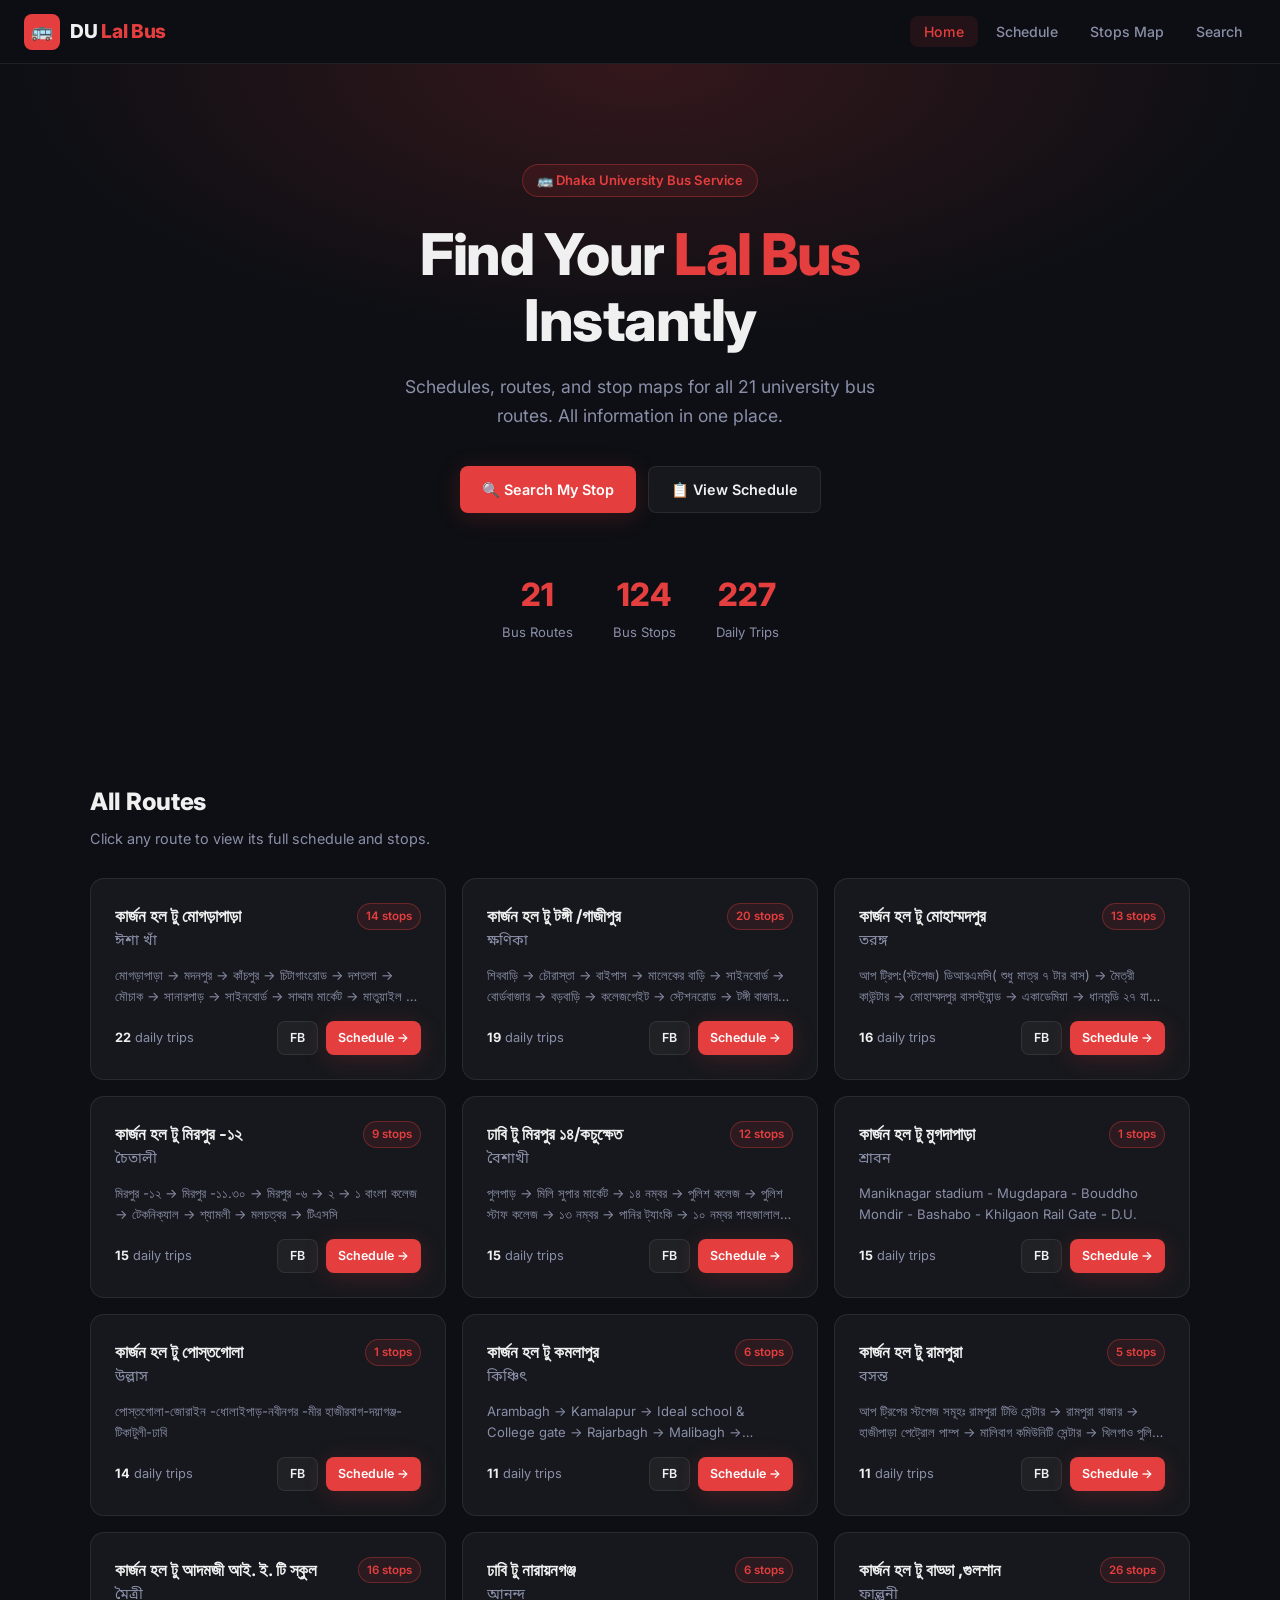
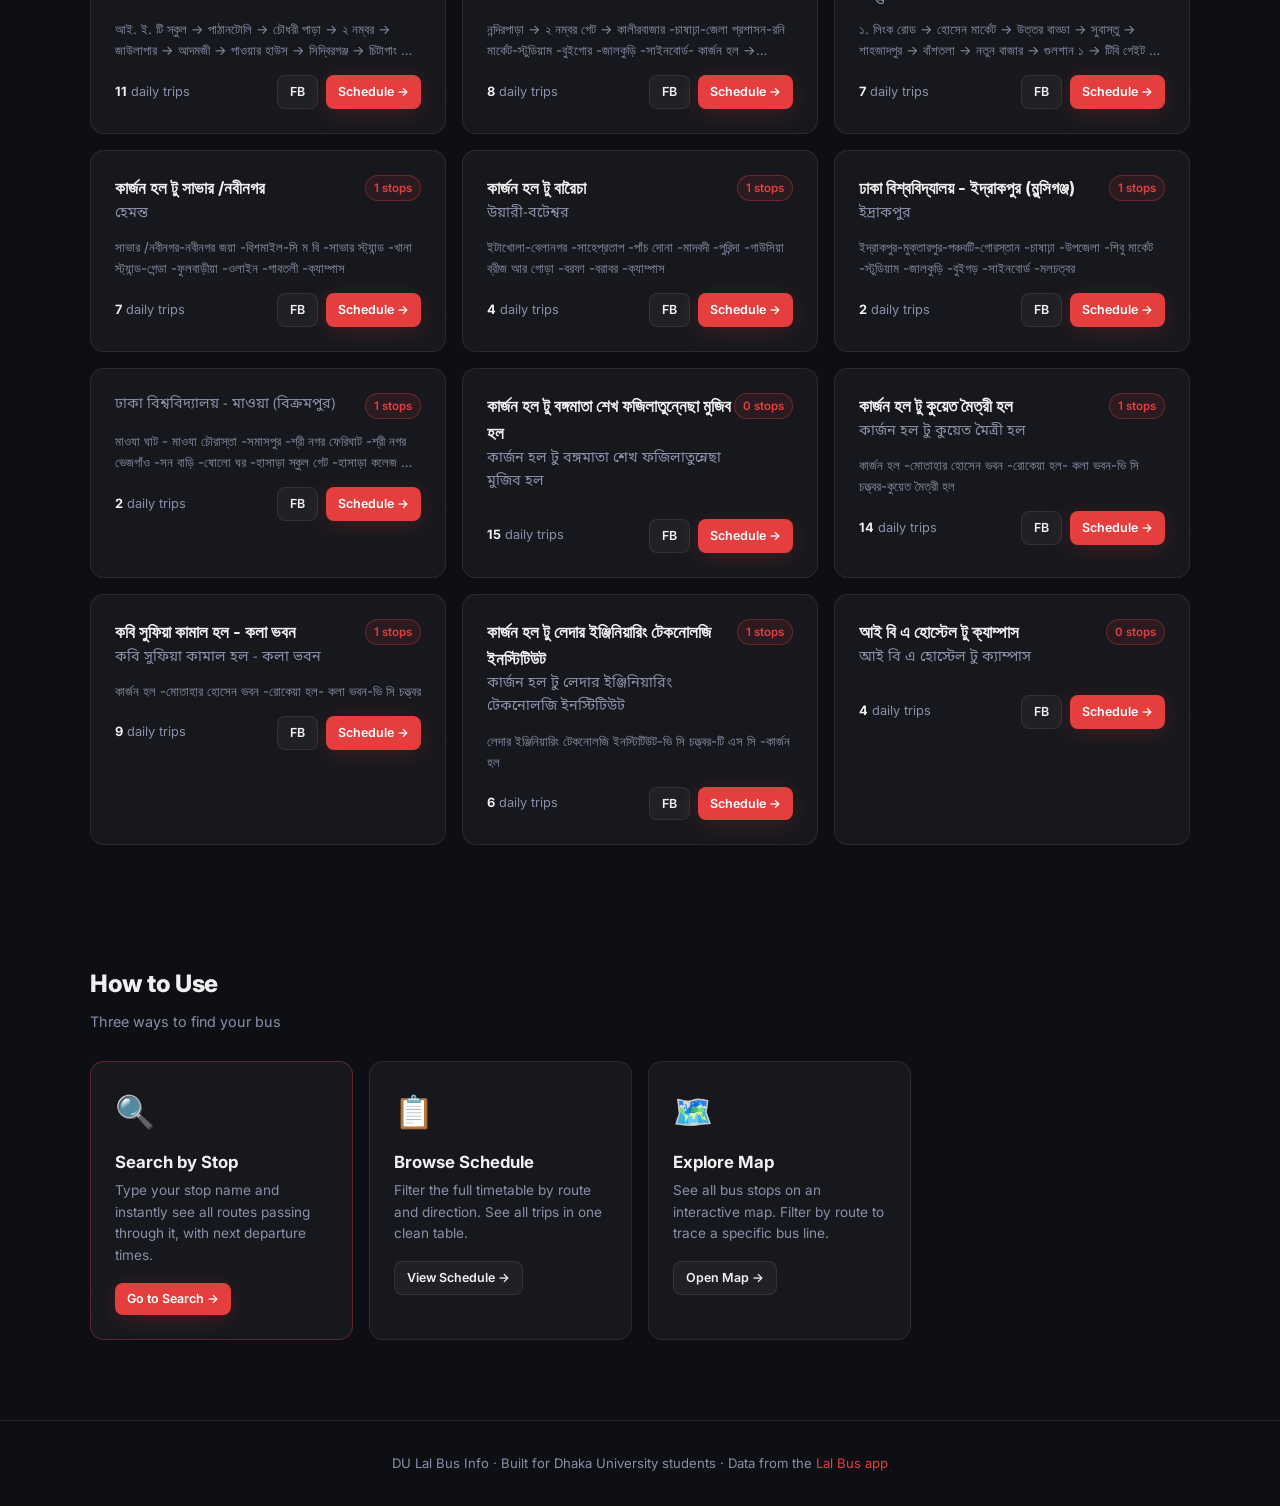
<file: index.html>
<!DOCTYPE html>
<html lang="en">
<head>
  <meta charset="UTF-8" />
  <meta name="viewport" content="width=device-width, initial-scale=1.0" />
  <title>DU Lal Bus — Dhaka University Bus Info</title>
  <meta name="description" content="Official bus schedules, routes, and stop information for Dhaka University's Lal Bus (Red Bus) service. Find your bus quickly." />
  <link rel="stylesheet" href="css/style.css" />
  <link rel="icon" href="data:image/svg+xml,<svg xmlns='http://www.w3.org/2000/svg' viewBox='0 0 100 100'><text y='.9em' font-size='90'>🚌</text></svg>" />
</head>
<body>

<!-- NAVBAR -->
<nav class="navbar">
  <a href="index.html" class="nav-brand">
    <div class="bus-icon">🚌</div>
    <div>DU <span>Lal Bus</span></div>
  </a>
  <ul class="nav-links">
    <li><a href="index.html">Home</a></li>
    <li><a href="schedule.html">Schedule</a></li>
    <li><a href="stops.html">Stops Map</a></li>
    <li><a href="search.html">Search</a></li>
  </ul>
  <button class="nav-mobile-btn" id="navMobileBtn">☰</button>
</nav>

<div class="page-wrap">

  <!-- HERO -->
  <section class="hero">
    <div class="hero-badge">🚌 Dhaka University Bus Service</div>
    <h1>Find Your <span>Lal Bus</span><br>Instantly</h1>
    <p>Schedules, routes, and stop maps for all 21 university bus routes. All information in one place.</p>
    <div class="hero-cta">
      <a href="search.html" class="btn btn-primary">🔍 Search My Stop</a>
      <a href="schedule.html" class="btn btn-ghost">📋 View Schedule</a>
    </div>
    <div class="hero-stats">
      <div class="stat-item">
        <div class="stat-num" id="statRoutes">21</div>
        <div class="stat-label">Bus Routes</div>
      </div>
      <div class="stat-item">
        <div class="stat-num" id="statStops">120+</div>
        <div class="stat-label">Bus Stops</div>
      </div>
      <div class="stat-item">
        <div class="stat-num" id="statTrips">227</div>
        <div class="stat-label">Daily Trips</div>
      </div>
    </div>
  </section>

  <!-- ROUTES SECTION -->
  <section class="section">
    <div class="container">
      <h2 class="section-title">All Routes</h2>
      <p class="section-sub">Click any route to view its full schedule and stops.</p>
      <div class="routes-grid" id="routesGrid"></div>
    </div>
  </section>

  <!-- HOW TO USE -->
  <section class="section" style="padding-bottom:80px">
    <div class="container">
      <h2 class="section-title">How to Use</h2>
      <p class="section-sub">Three ways to find your bus</p>
      <div style="display:grid;grid-template-columns:repeat(auto-fill,minmax(240px,1fr));gap:16px;margin-top:4px">
        <div class="card card-accent">
          <div style="font-size:2rem;margin-bottom:12px">🔍</div>
          <div class="card-title">Search by Stop</div>
          <div class="card-sub" style="margin-top:4px">Type your stop name and instantly see all routes passing through it, with next departure times.</div>
          <a href="search.html" class="btn btn-primary btn-sm" style="margin-top:16px;display:inline-flex">Go to Search →</a>
        </div>
        <div class="card">
          <div style="font-size:2rem;margin-bottom:12px">📋</div>
          <div class="card-title">Browse Schedule</div>
          <div class="card-sub" style="margin-top:4px">Filter the full timetable by route and direction. See all trips in one clean table.</div>
          <a href="schedule.html" class="btn btn-ghost btn-sm" style="margin-top:16px;display:inline-flex">View Schedule →</a>
        </div>
        <div class="card">
          <div style="font-size:2rem;margin-bottom:12px">🗺️</div>
          <div class="card-title">Explore Map</div>
          <div class="card-sub" style="margin-top:4px">See all bus stops on an interactive map. Filter by route to trace a specific bus line.</div>
          <a href="stops.html" class="btn btn-ghost btn-sm" style="margin-top:16px;display:inline-flex">Open Map →</a>
        </div>
      </div>
    </div>
  </section>

</div>

<!-- FOOTER -->
<footer class="footer">
  <p>DU Lal Bus Info · Built for Dhaka University students · Data from the <a href="https://github.com/MasadMoral/rtx_lulbus" target="_blank">Lal Bus app</a></p>
</footer>

<script src="data/routes.js"></script>
<script src="data/stops.js"></script>
<script src="js/app.js"></script>
<script>
document.addEventListener('DOMContentLoaded', () => {
  const grid = document.getElementById('routesGrid');
  let totalTrips = 0;

  DU_ROUTES.forEach(route => {
    totalTrips += route.schedule.length;
    const card = document.createElement('div');
    card.className = 'card route-card';
    card.innerHTML = `
      <div class="route-card-header">
        <div class="route-names">
          <div class="en">${route.nameEn}</div>
          <div class="bn">${route.nameBn}</div>
        </div>
        <span class="route-badge">${route.stops.length} stops</span>
      </div>
      <div class="route-stops-preview">
        ${route.stops.join(' → ')}
      </div>
      <div class="route-card-footer">
        <div class="route-trip-count">
          <strong>${route.schedule.length}</strong> daily trips
        </div>
        <div style="display:flex;gap:8px">
          <a href="${route.fbGroup}" target="_blank" rel="noopener"
             class="btn btn-ghost btn-sm" onclick="event.stopPropagation()">FB</a>
          <a href="schedule.html?route=${route.id}"
             class="btn btn-primary btn-sm">Schedule →</a>
        </div>
      </div>
    `;
    grid.appendChild(card);
  });

  const uniqueStops = new Set();
  DU_ROUTES.forEach(r => r.stops.forEach(s => uniqueStops.add(s)));
  
  document.getElementById('statTrips').textContent = totalTrips;
  document.getElementById('statStops').textContent = uniqueStops.size;
  document.getElementById('statRoutes').textContent = DU_ROUTES.length;
});
</script>
</body>
</html>
</file>
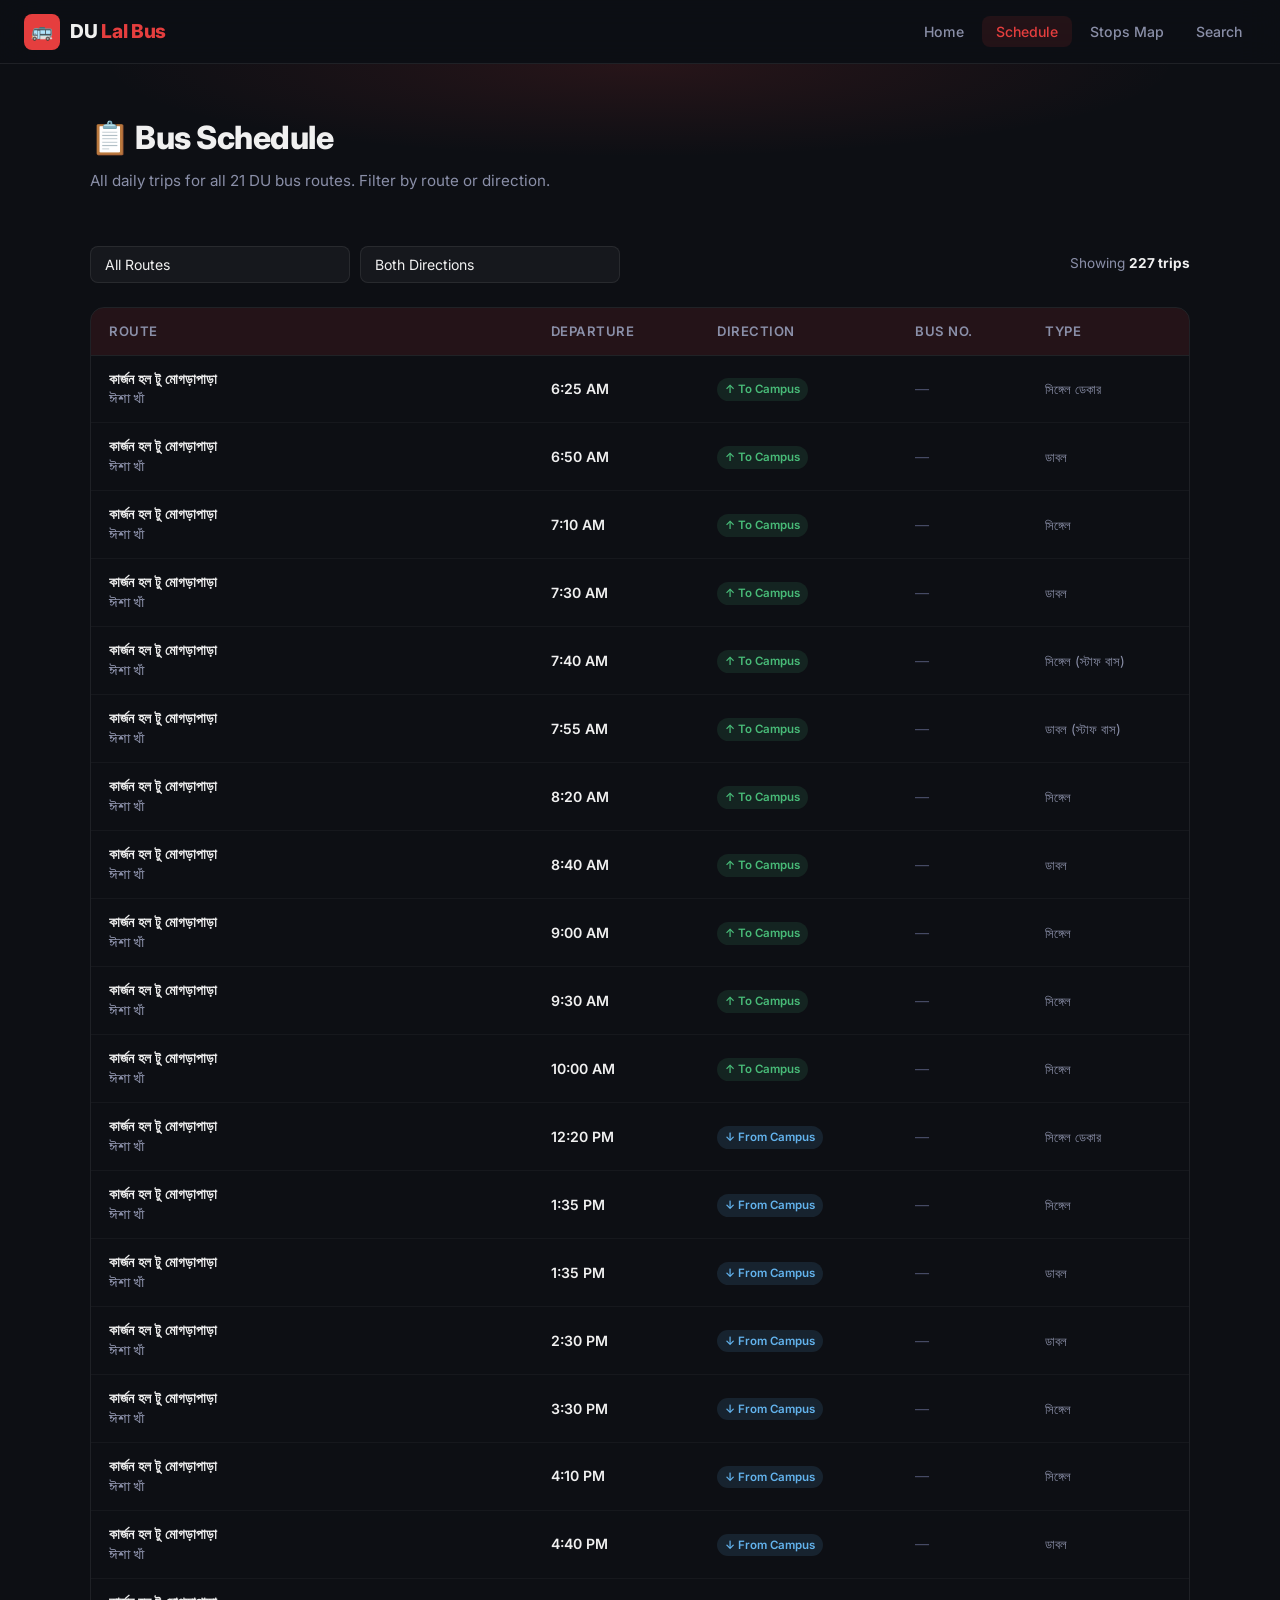
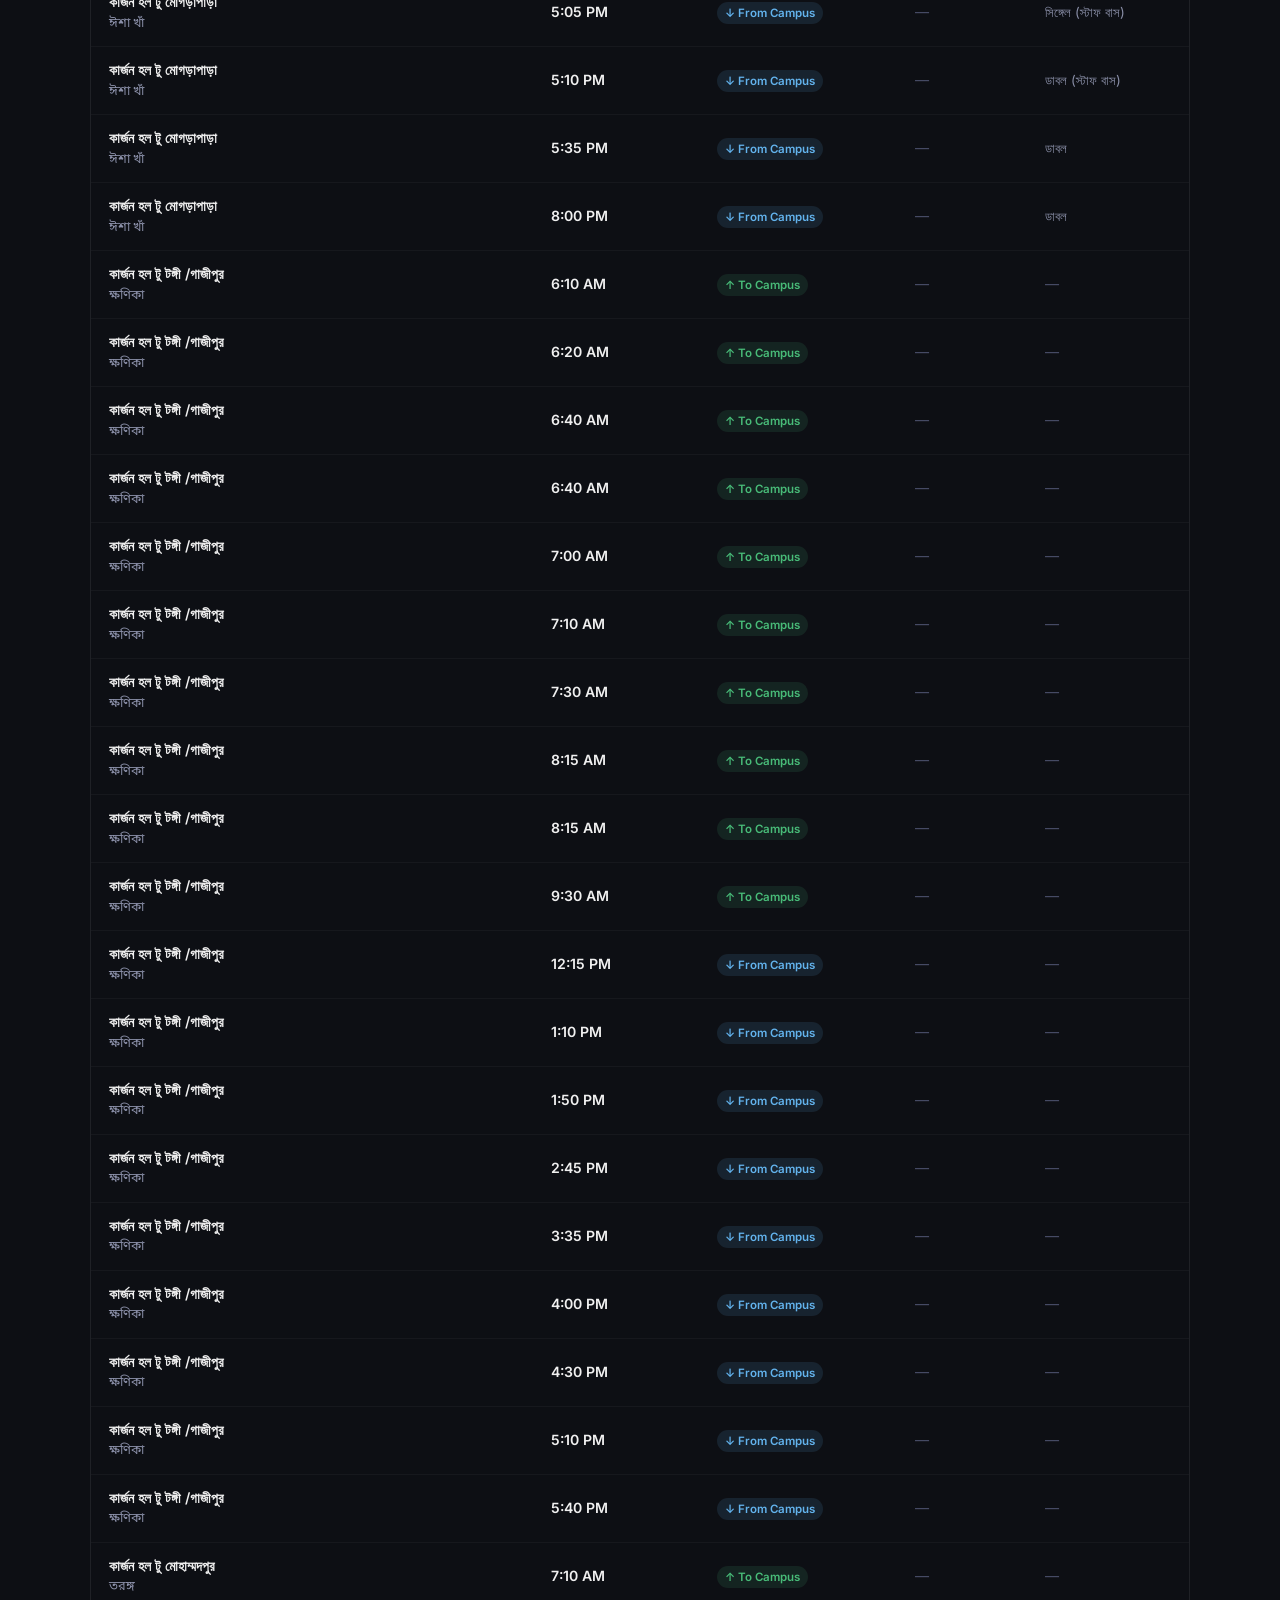
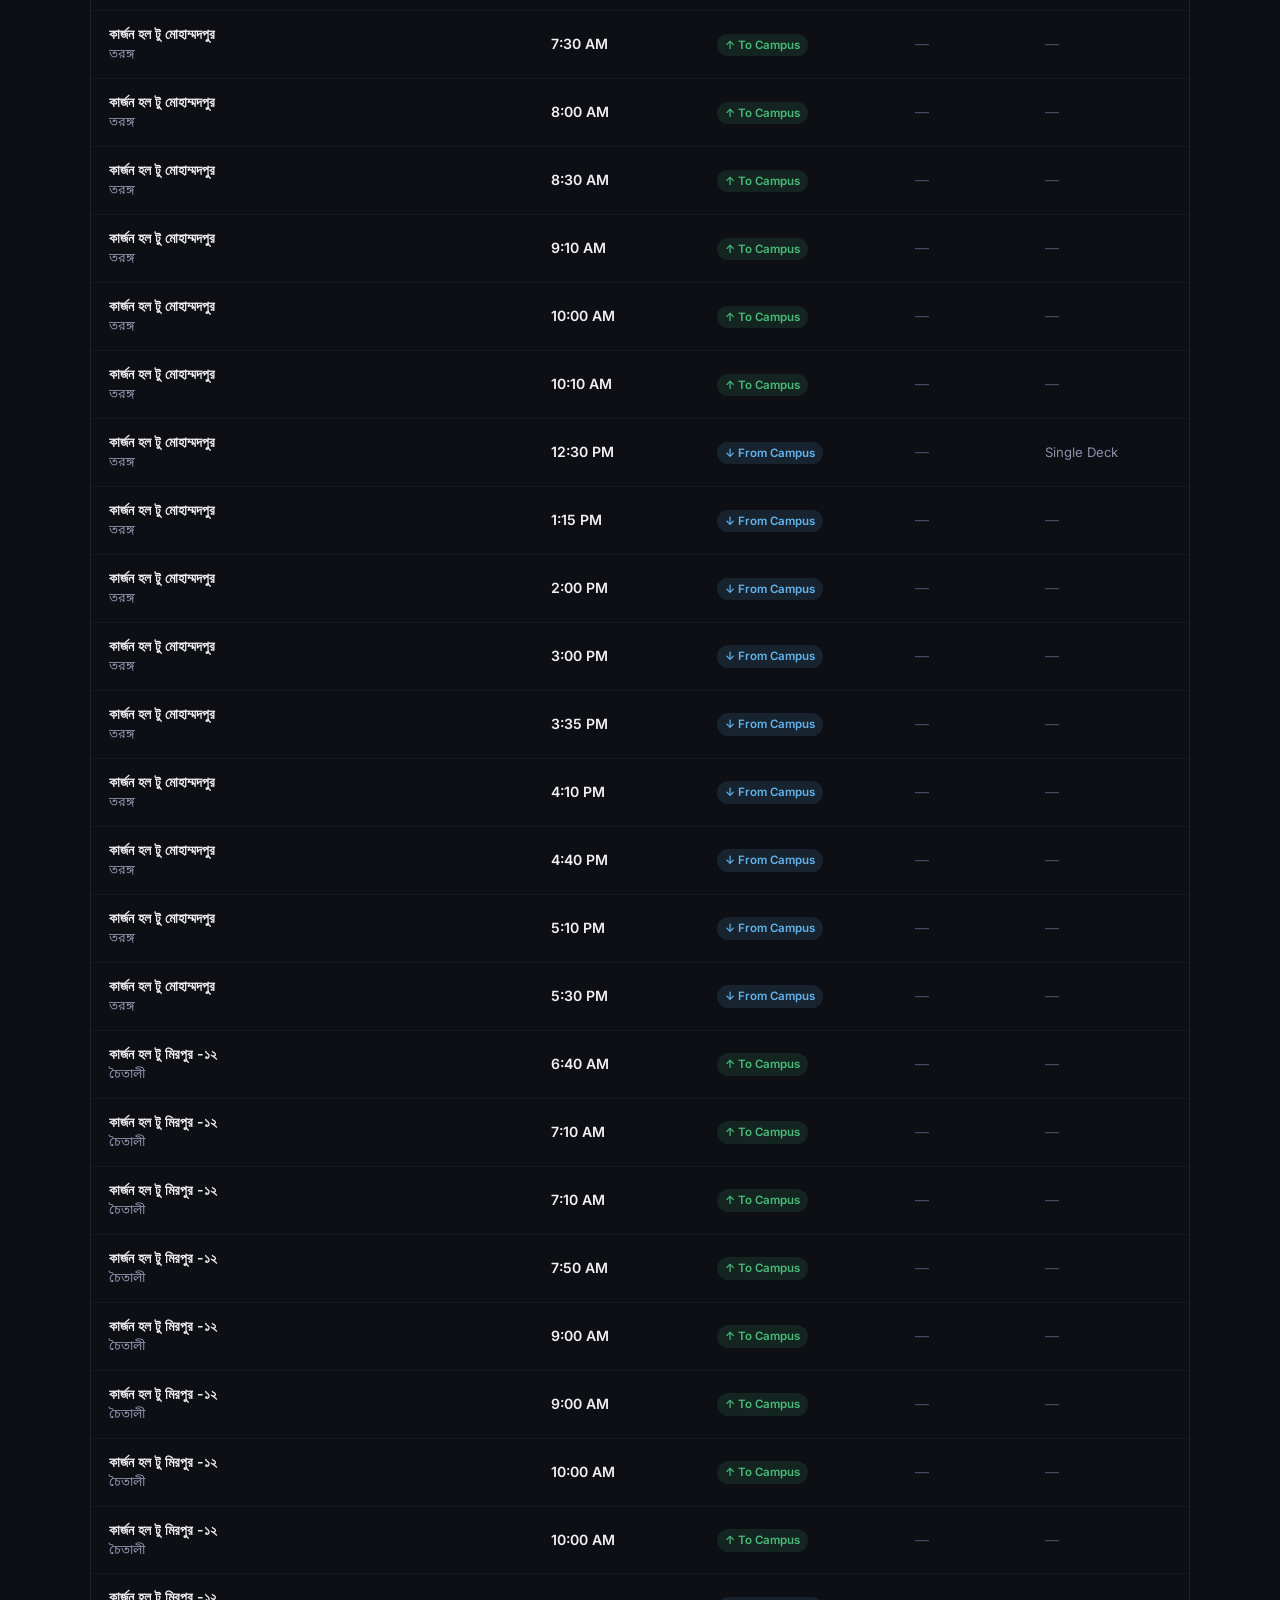
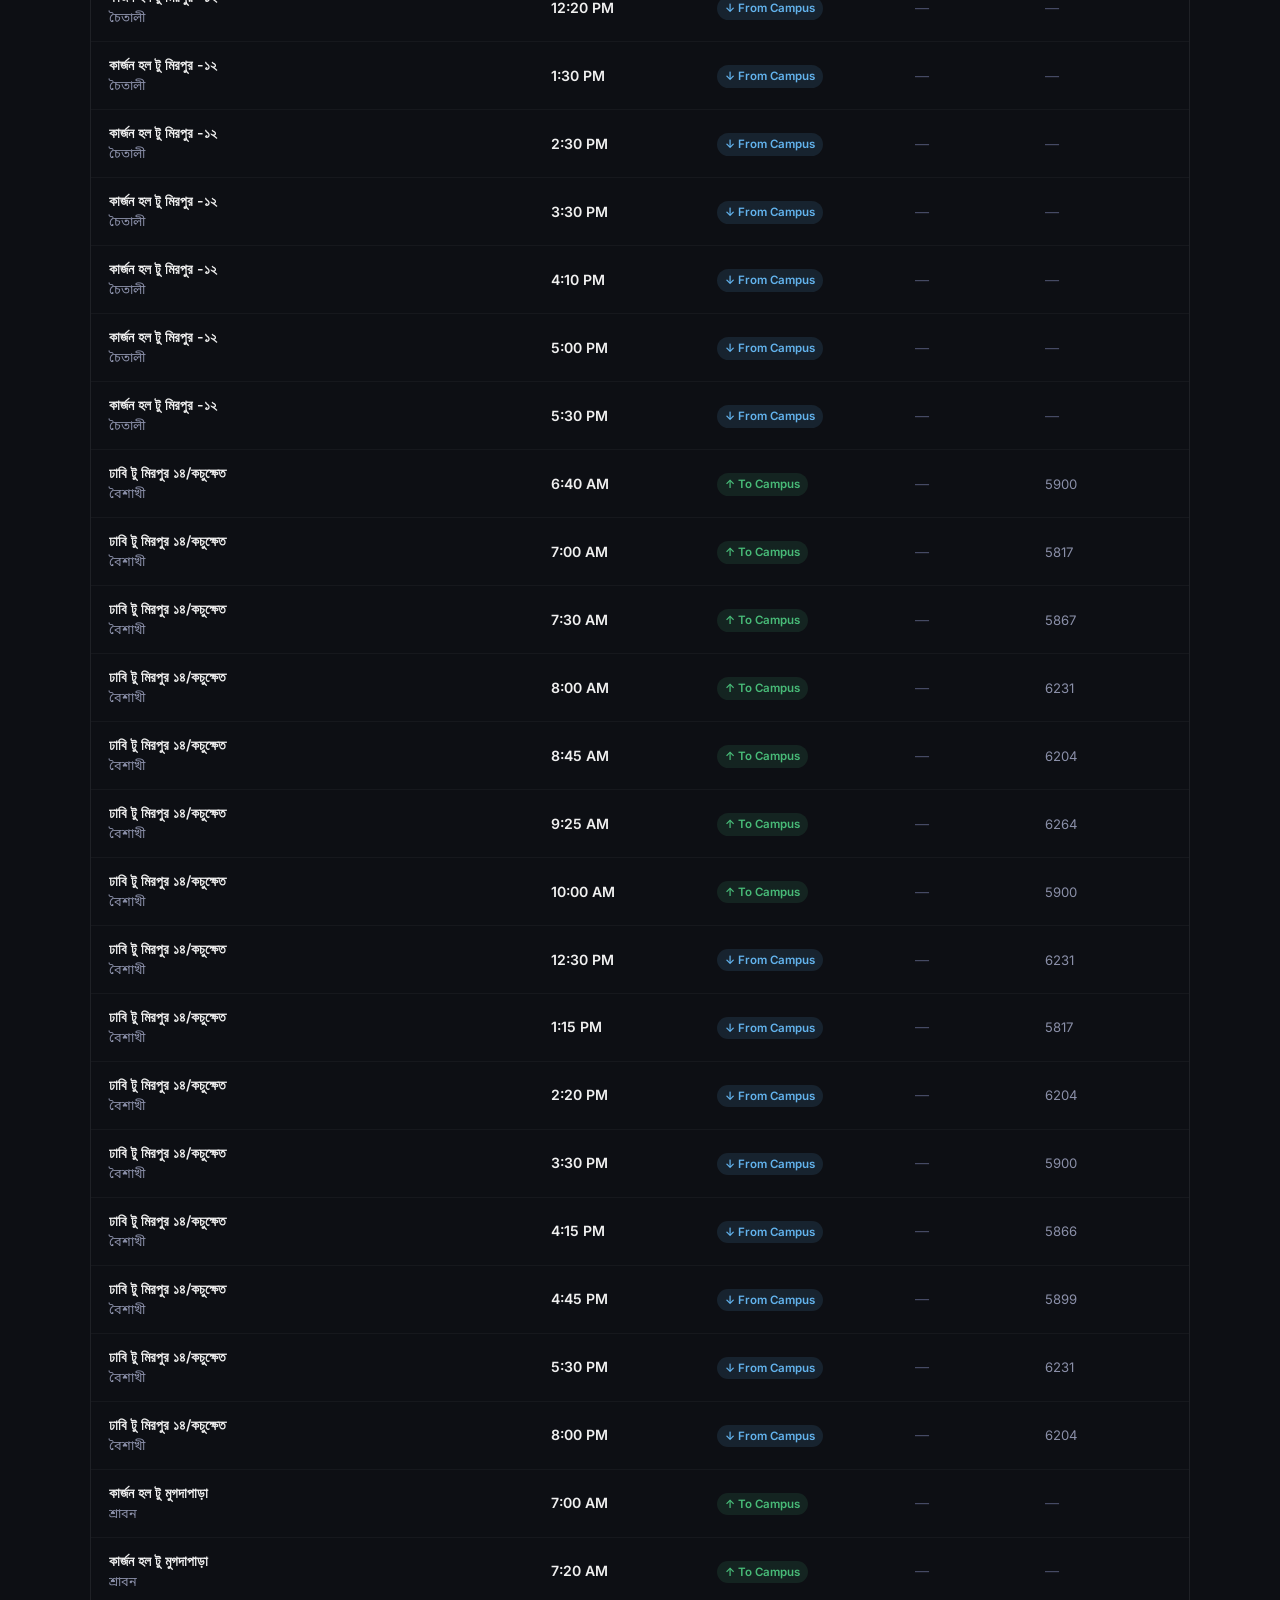
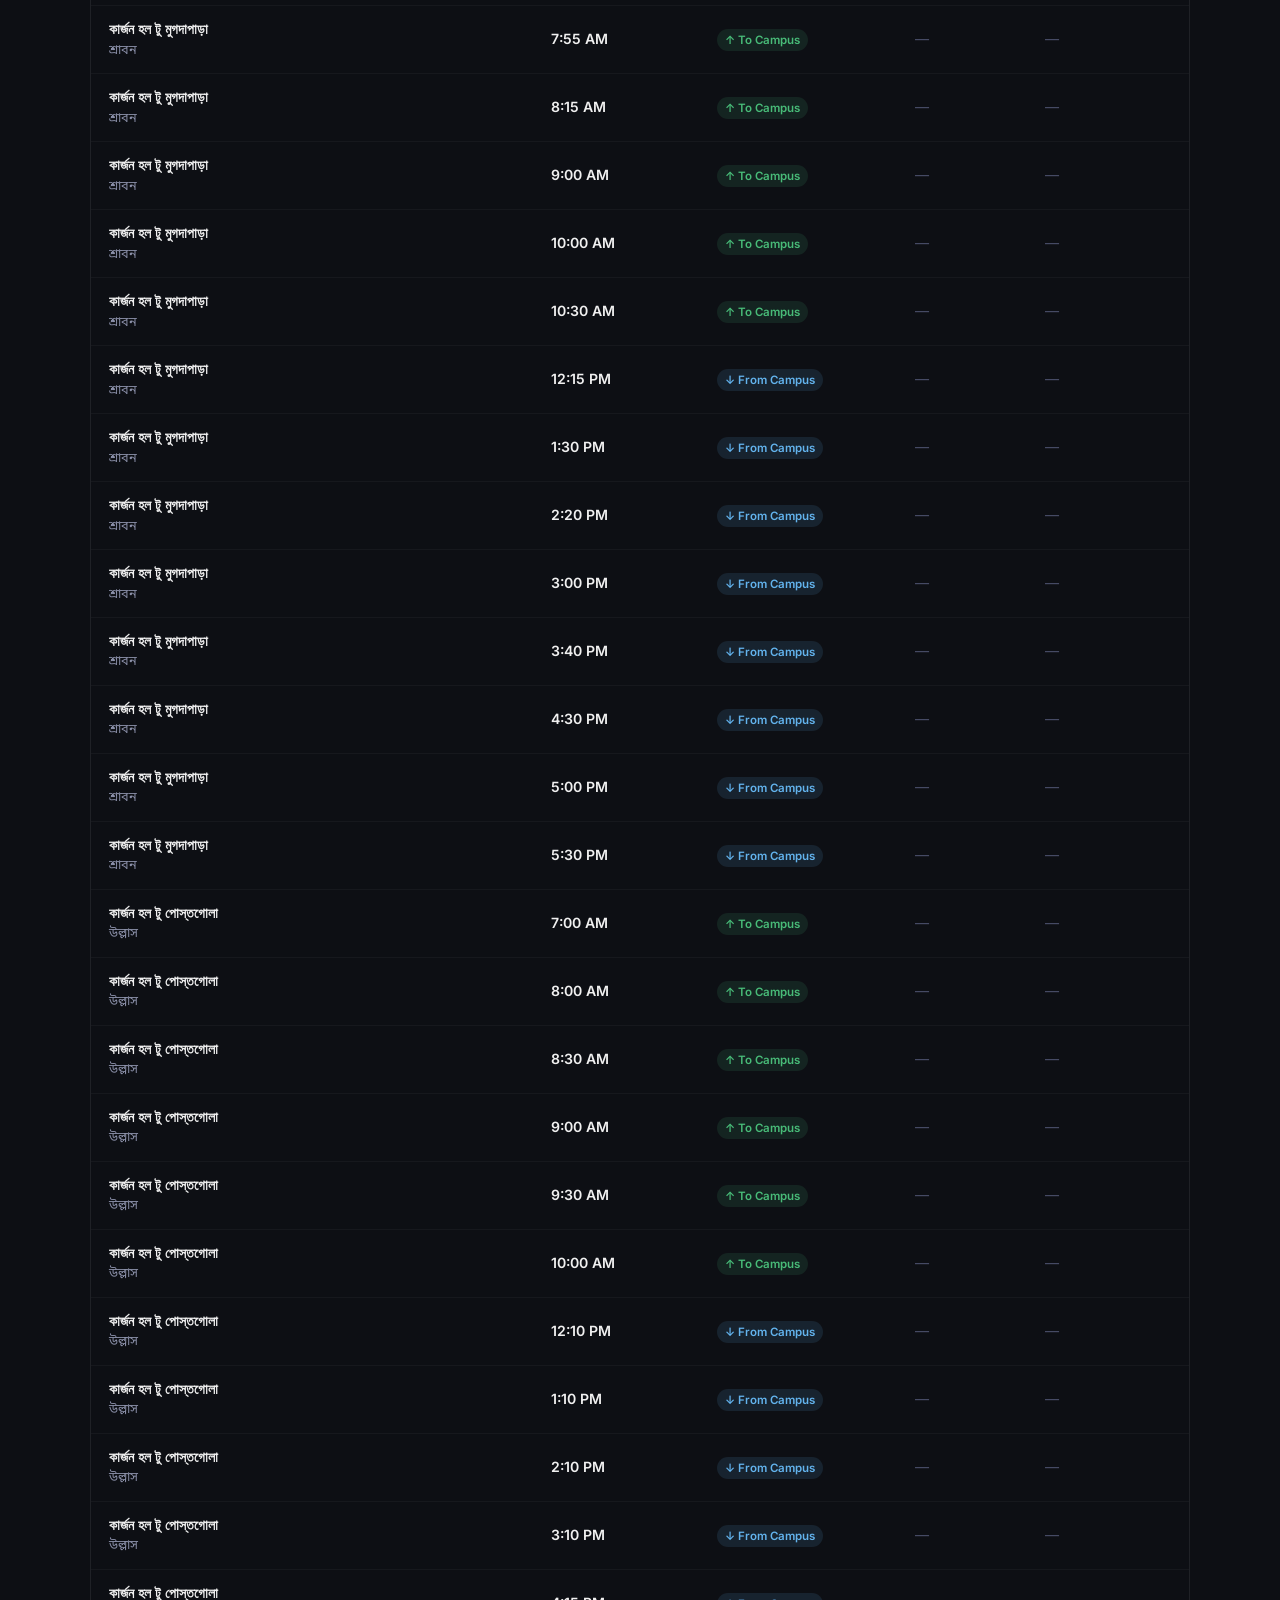
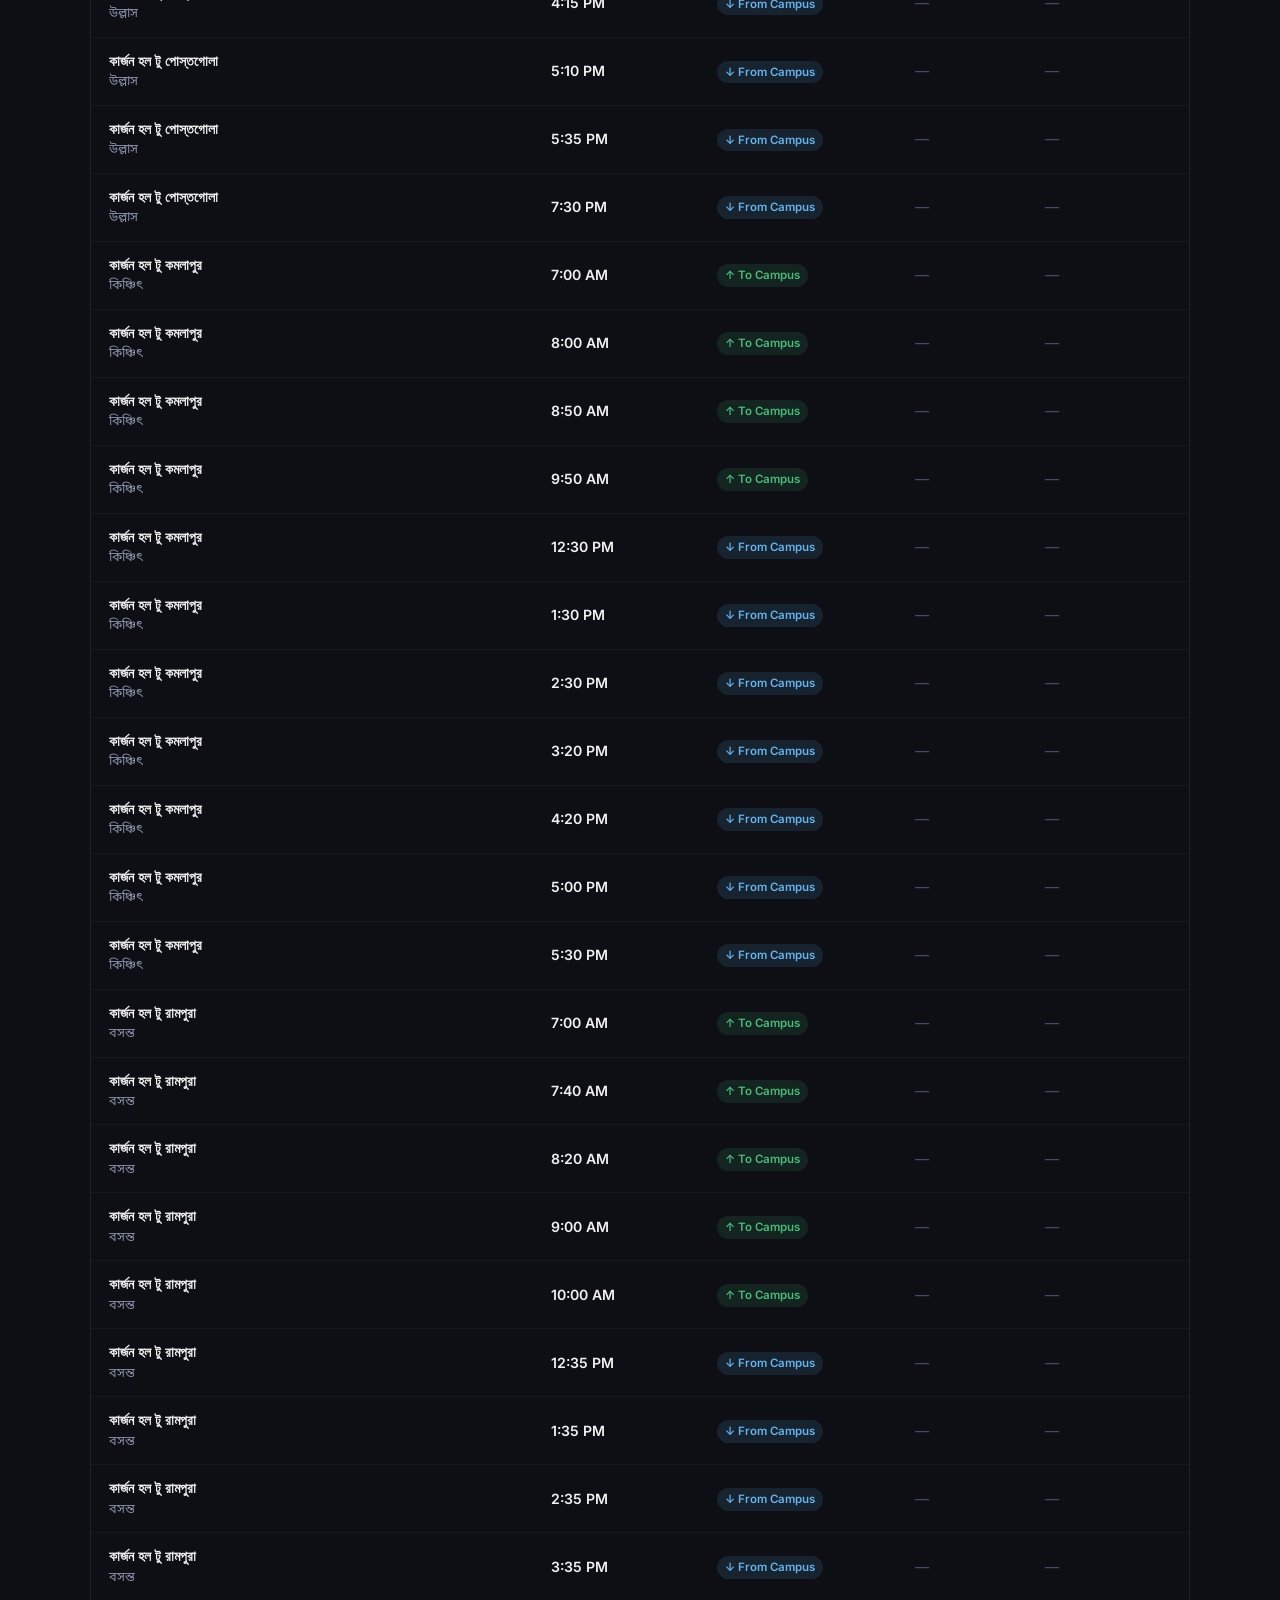
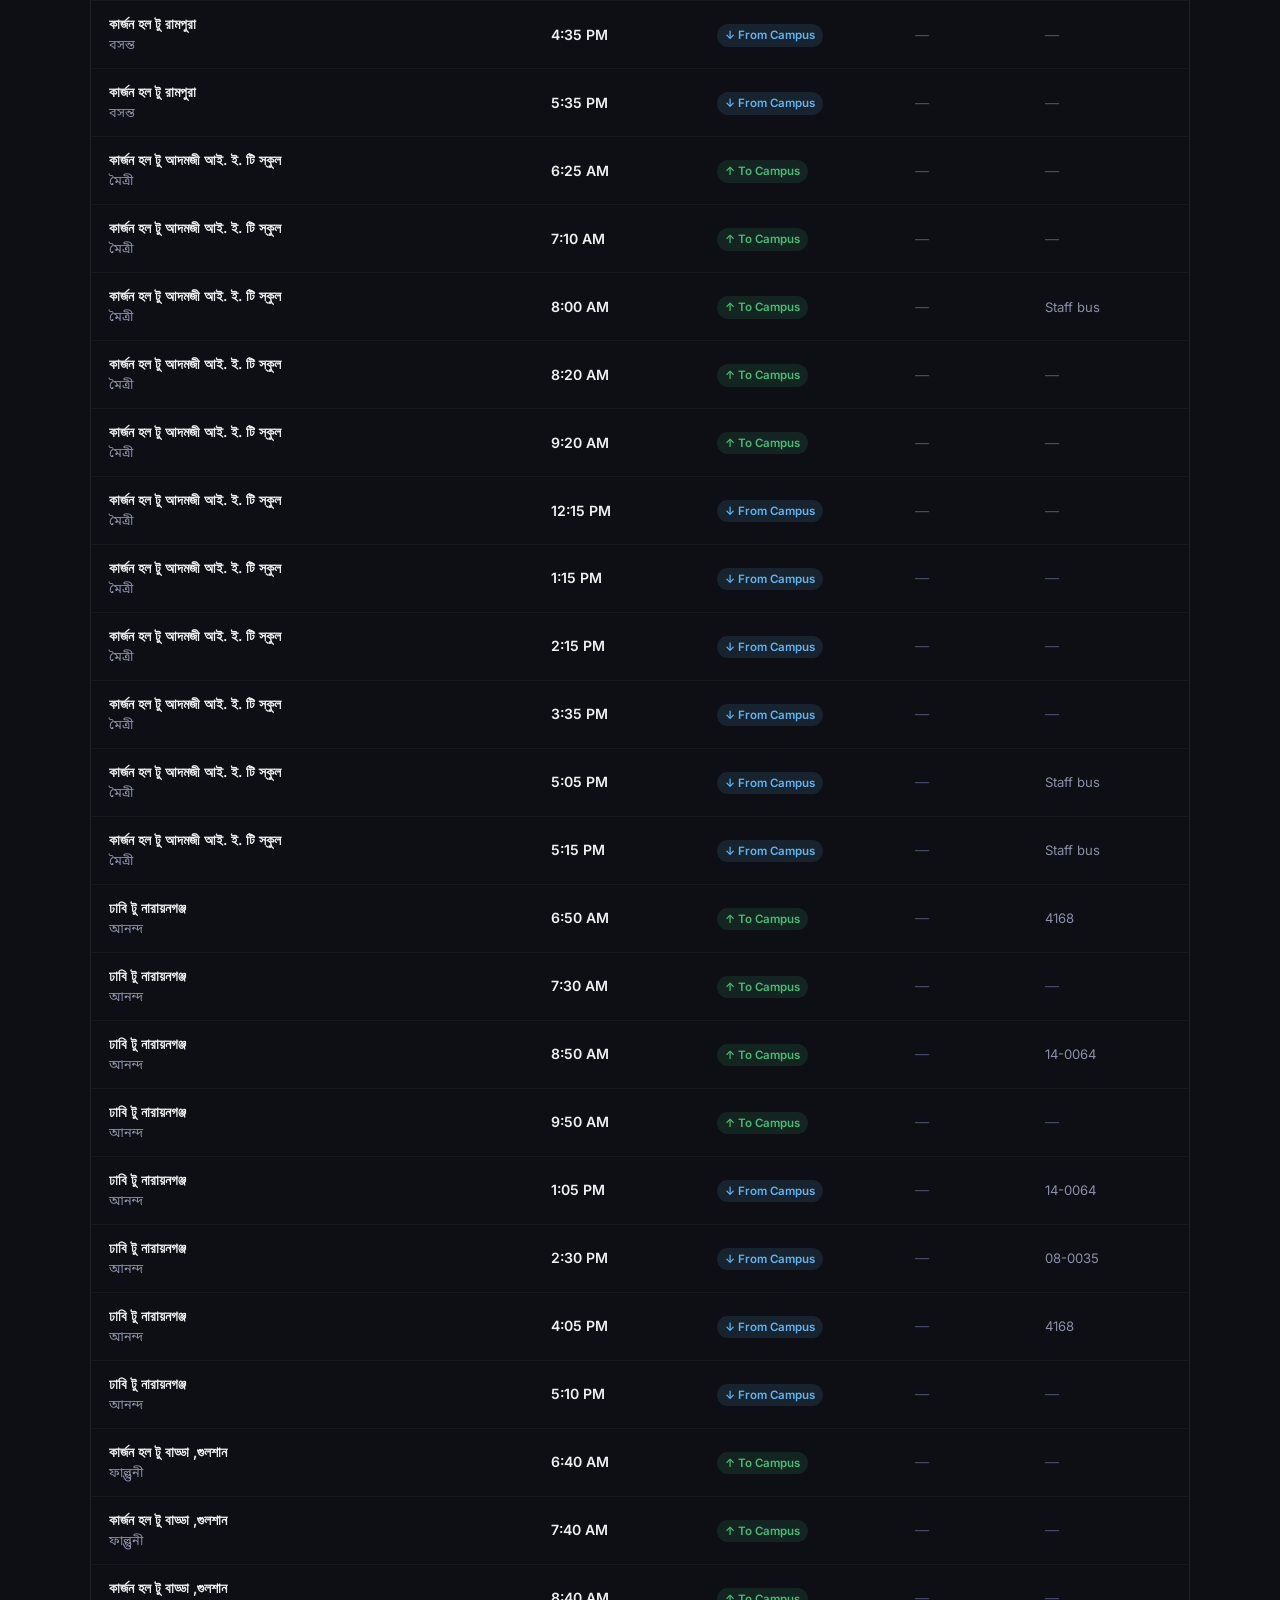
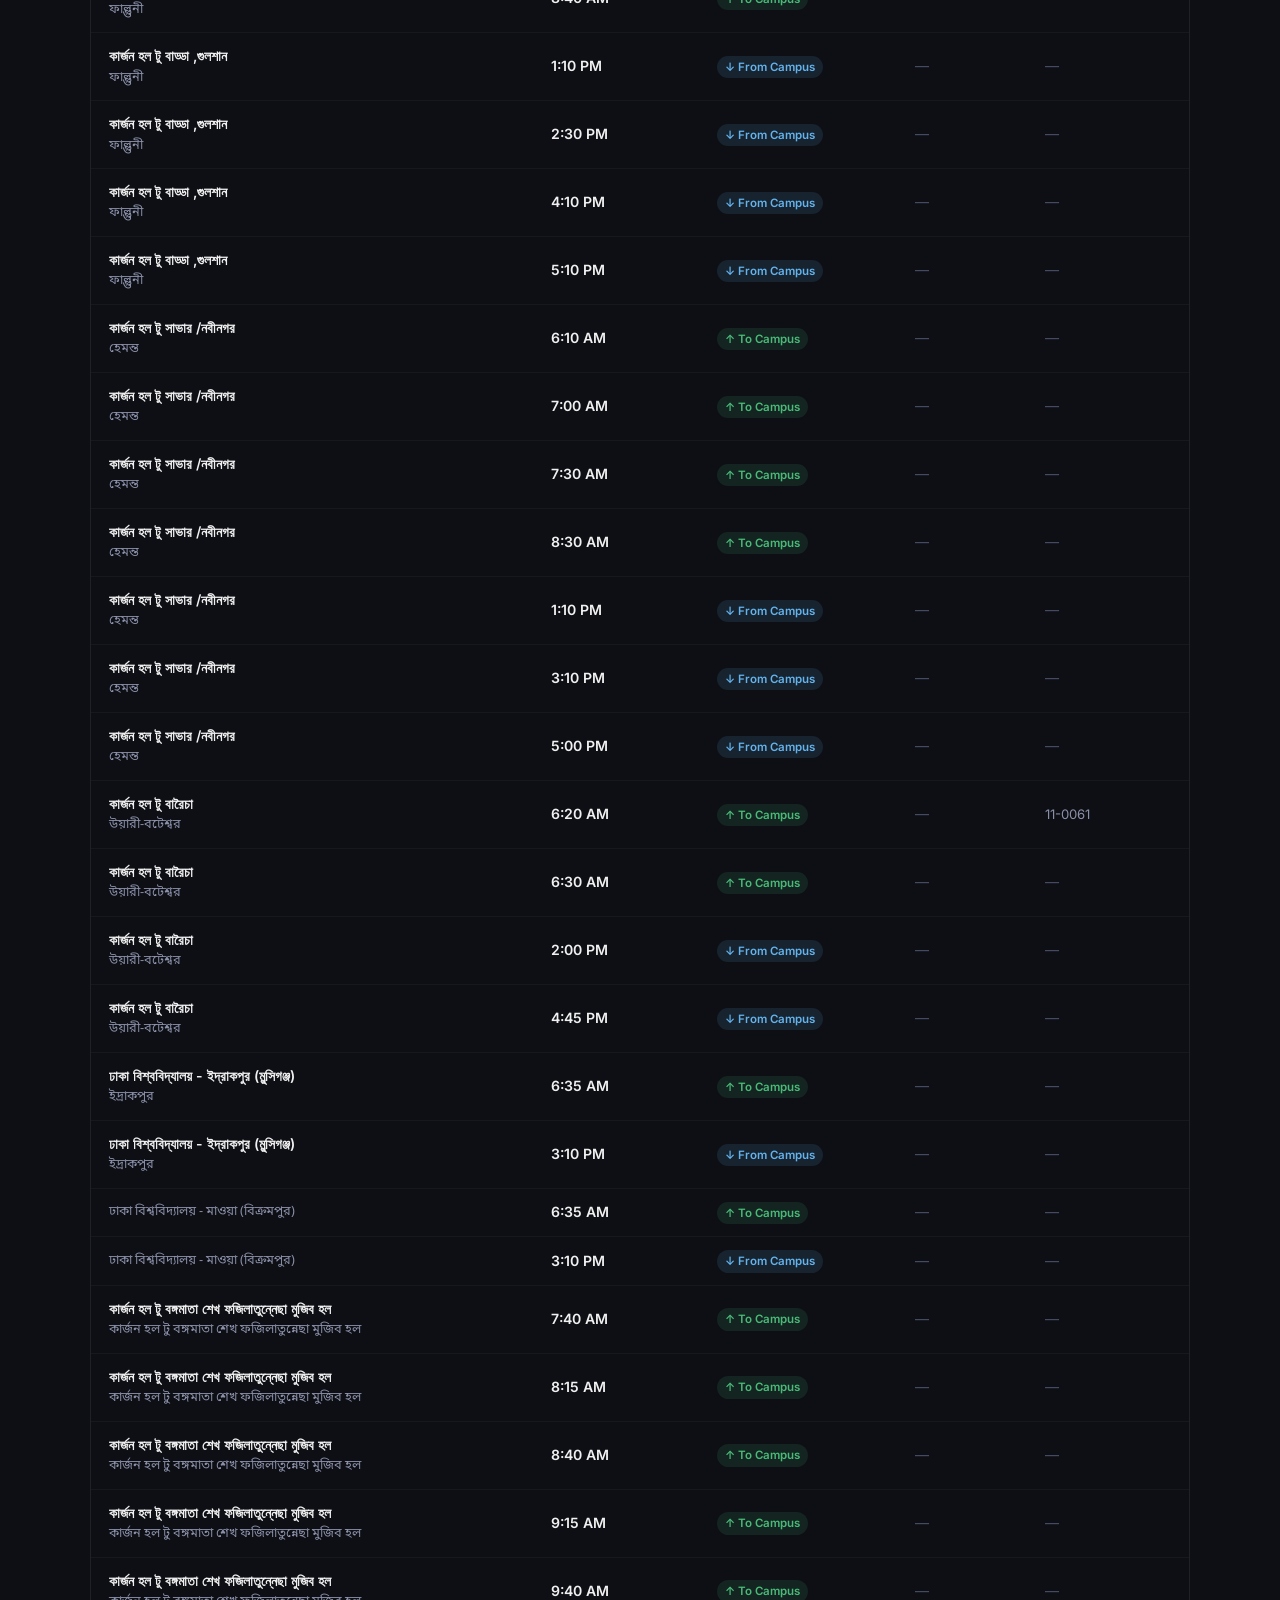
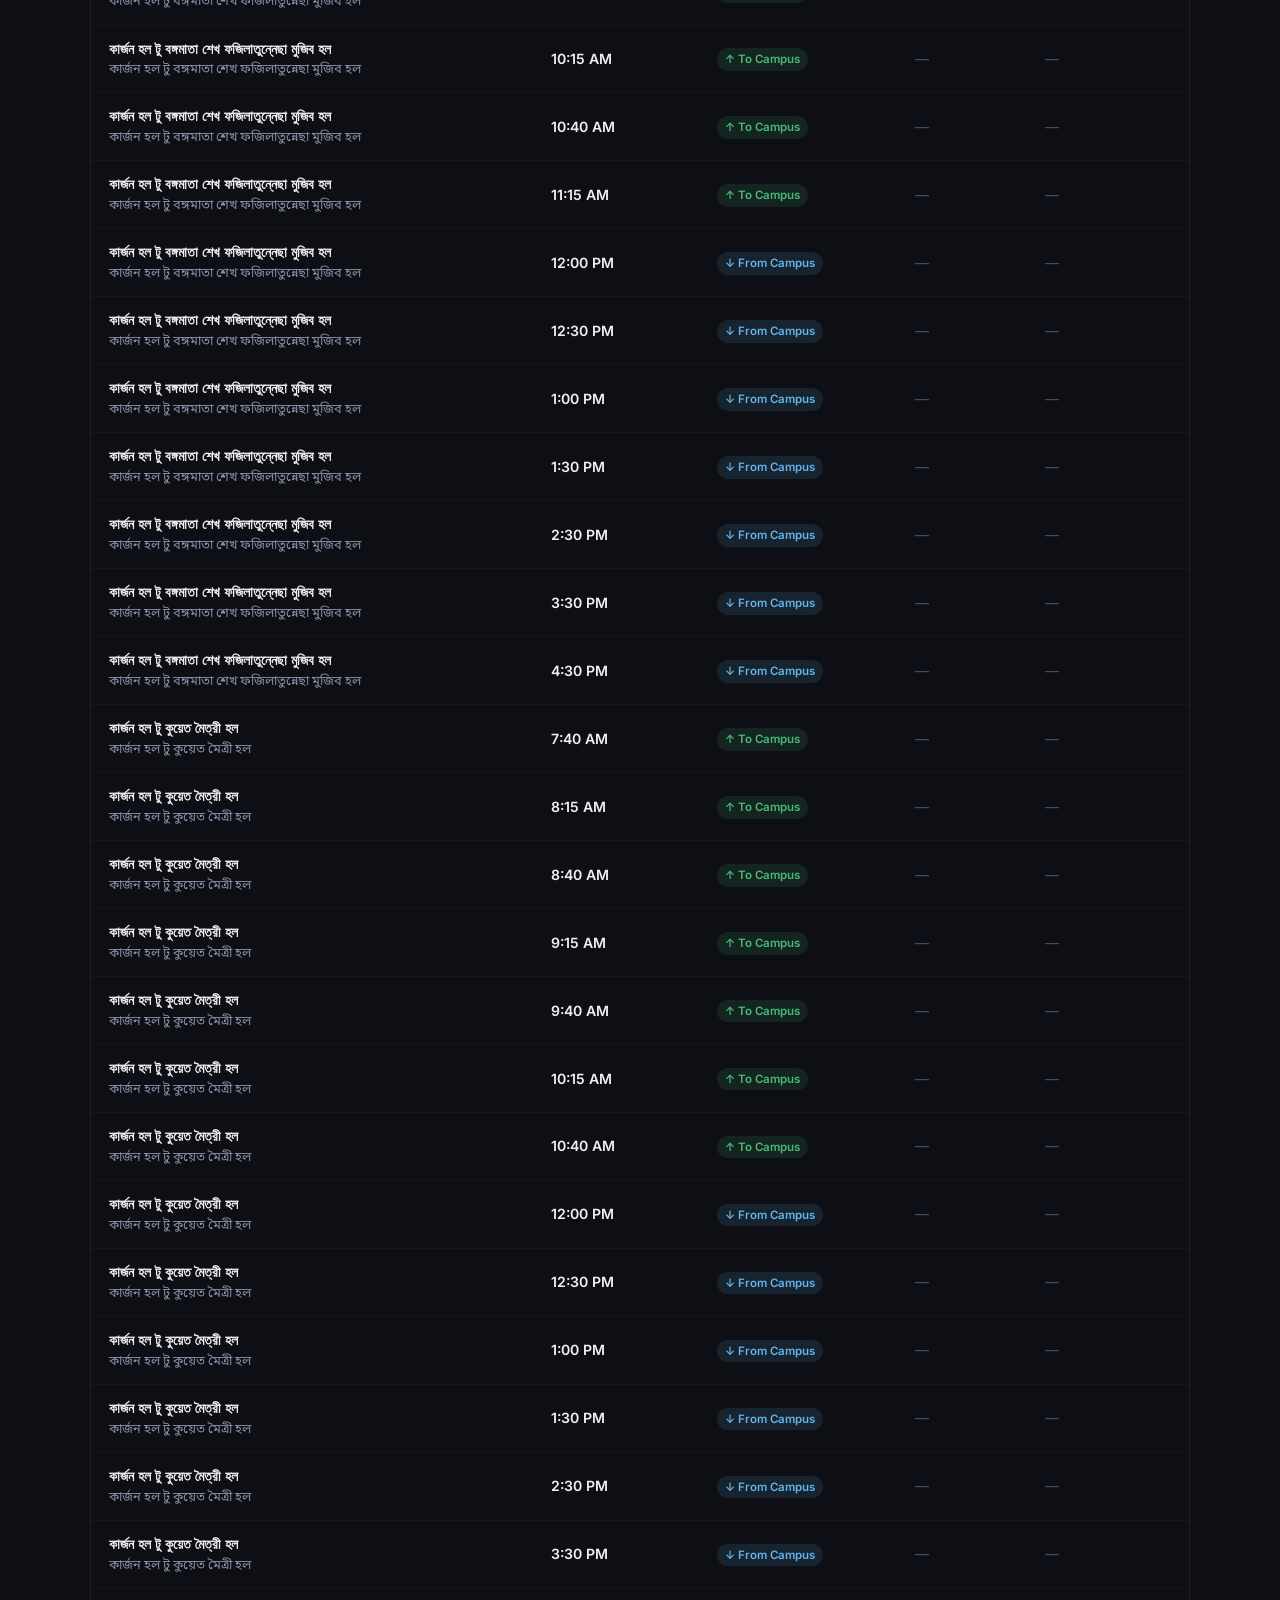
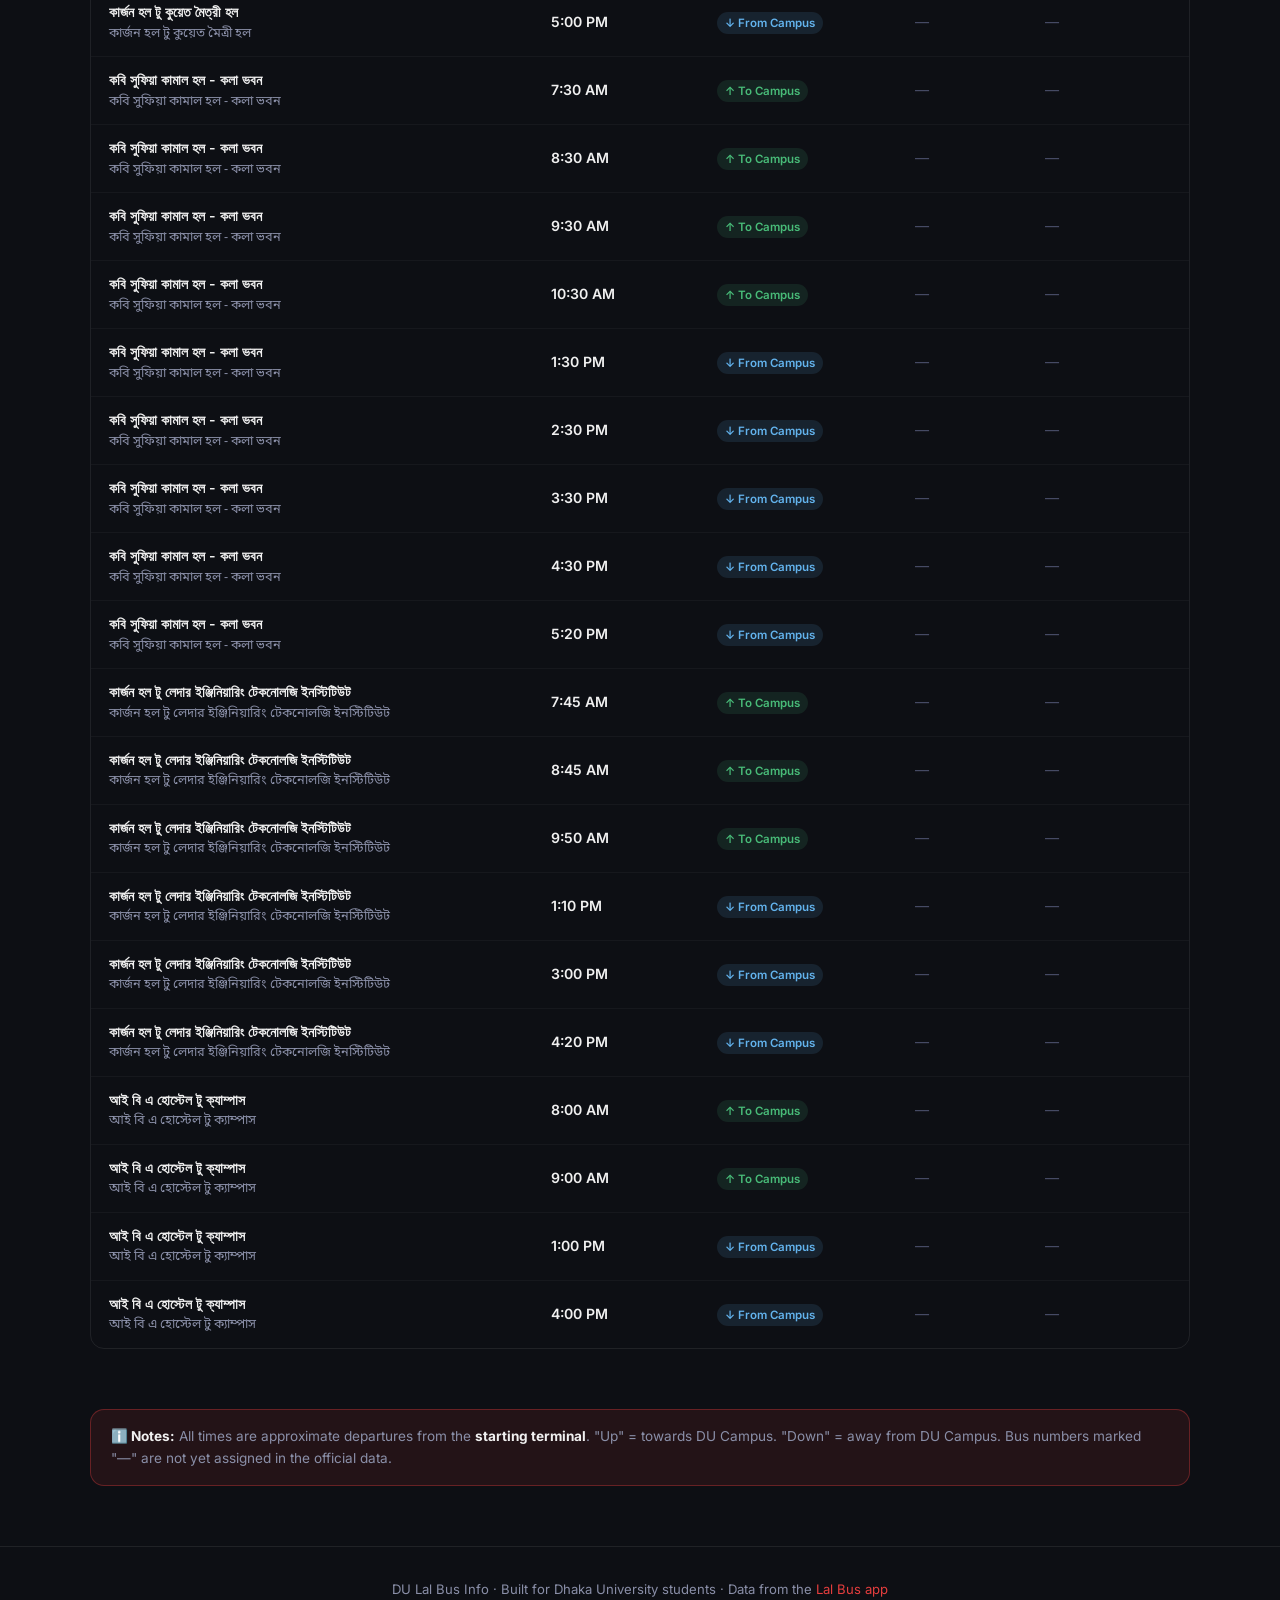
<file: schedule.html>
<!DOCTYPE html>
<html lang="en">

<head>
  <meta charset="UTF-8" />
  <meta name="viewport" content="width=device-width, initial-scale=1.0" />
  <title>Schedule — DU Lal Bus</title>
  <meta name="description"
    content="Full bus schedule for all Dhaka University bus routes. Filter by route and direction to find your trip." />
  <link rel="stylesheet" href="css/style.css" />
  <link rel="icon"
    href="data:image/svg+xml,<svg xmlns='http://www.w3.org/2000/svg' viewBox='0 0 100 100'><text y='.9em' font-size='90'>🚌</text></svg>" />
</head>

<body>

  <nav class="navbar">
    <a href="index.html" class="nav-brand">
      <div class="bus-icon">🚌</div>
      <div>DU <span>Lal Bus</span></div>
    </a>
    <ul class="nav-links">
      <li><a href="index.html">Home</a></li>
      <li><a href="schedule.html">Schedule</a></li>
      <li><a href="stops.html">Stops Map</a></li>
      <li><a href="search.html">Search</a></li>
    </ul>
    <button class="nav-mobile-btn" id="navMobileBtn">☰</button>
  </nav>

  <div class="page-wrap">
    <div class="page-header">
      <div class="container">
        <h1>📋 Bus Schedule</h1>
        <p>All daily trips for all 21 DU bus routes. Filter by route or direction.</p>
      </div>
    </div>

    <div class="container">
      <div class="filter-bar">
        <select class="filter-select" id="routeSelect">
          <option value="all">All Routes</option>
        </select>
        <select class="filter-select" id="dirSelect">
          <option value="all">Both Directions</option>
          <option value="up">↑ To Campus (Up)</option>
          <option value="down">↓ From Campus (Down)</option>
        </select>
        <span style="font-size:0.85rem;color:var(--text-muted);margin-left:auto">
          Showing <strong id="tripCount" style="color:var(--text)">—</strong>
        </span>
      </div>

      <div class="table-wrap" style="margin-bottom:60px">
        <table>
          <thead>
            <tr>
              <th>Route</th>
              <th>Departure</th>
              <th>Direction</th>
              <th>Bus No.</th>
              <th>Type</th>
            </tr>
          </thead>
          <tbody id="scheduleBody">
            <tr>
              <td colspan="5" class="no-data">Loading…</td>
            </tr>
          </tbody>
        </table>
      </div>

      <div
        style="background:var(--red-subtle);border:1px solid var(--border-accent);border-radius:var(--radius);padding:16px 20px;margin-bottom:60px;font-size:0.85rem;color:var(--text-muted)">
        <strong style="color:var(--text)">ℹ️ Notes:</strong>
        All times are approximate departures from the <strong style="color:var(--text)">starting terminal</strong>.
        "Up" = towards DU Campus. "Down" = away from DU Campus.
        Bus numbers marked "—" are not yet assigned in the official data.
      </div>
    </div>
  </div>

  <footer class="footer">
    <p>DU Lal Bus Info · Built for Dhaka University students · Data from the <a
        href="https://github.com/MasadMoral/lal-bus" target="_blank">Lal Bus app</a></p>
  </footer>

  <script src="data/routes.js"></script>
  <script src="data/stops.js"></script>
  <script src="js/app.js"></script>
  <script src="js/schedule.js"></script>
  <script>
    // Pre-select route from URL param
    window.addEventListener('DOMContentLoaded', () => {
      const params = new URLSearchParams(location.search);
      const route = params.get('route');
      if (route) {
        const sel = document.getElementById('routeSelect');
        // Wait for options to populate
        setTimeout(() => {
          sel.value = route;
          sel.dispatchEvent(new Event('change'));
        }, 50);
      }
    });
  </script>
</body>

</html>
</file>
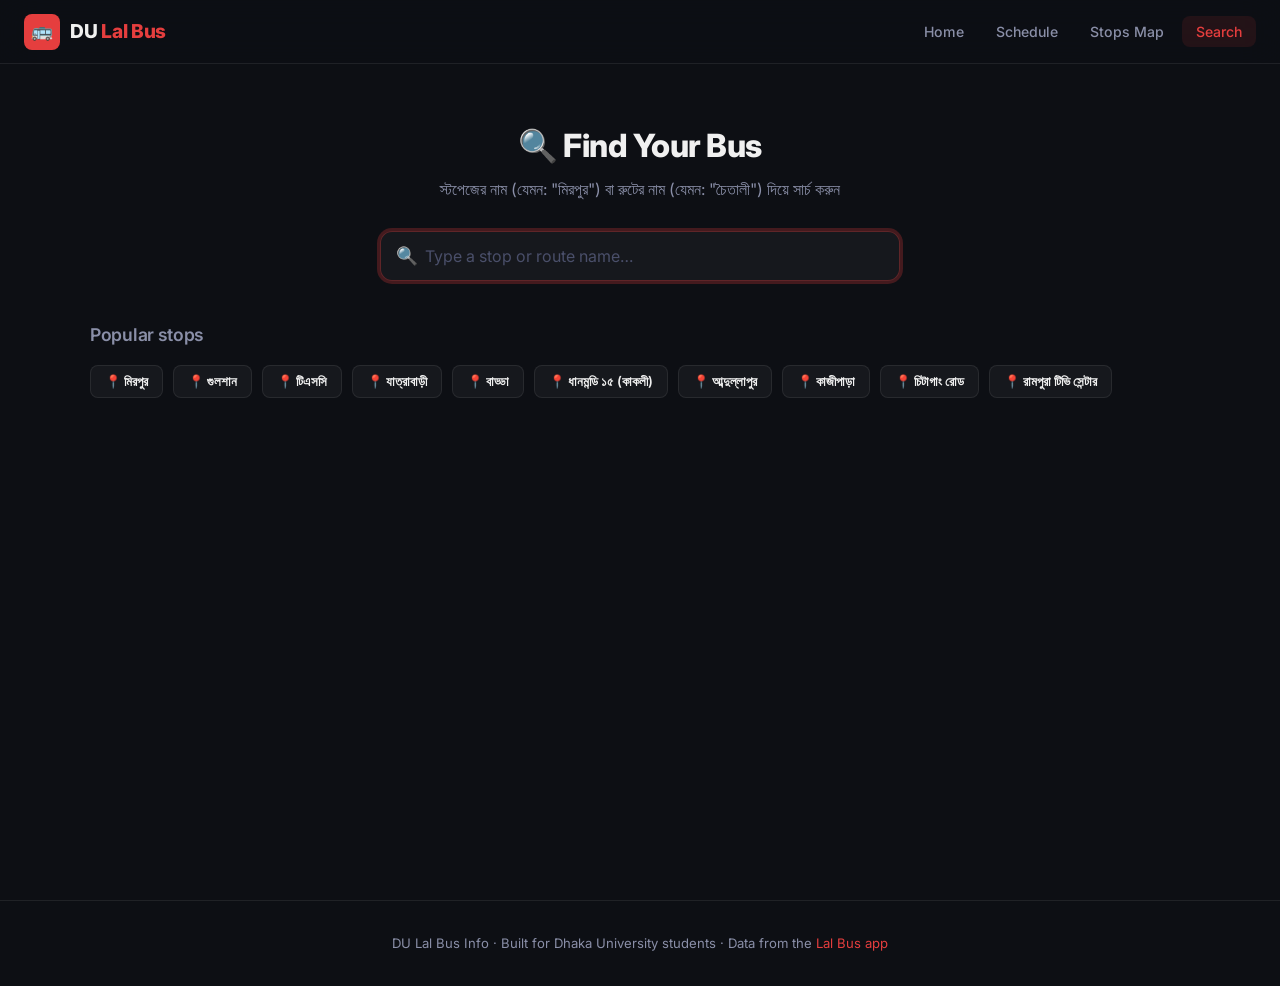
<file: search.html>
<!DOCTYPE html>
<html lang="en">
<head>
  <meta charset="UTF-8" />
  <meta name="viewport" content="width=device-width, initial-scale=1.0" />
  <title>Search — DU Lal Bus</title>
  <meta name="description" content="Search for your bus stop or route name to instantly find which DU buses serve you and when." />
  <link rel="stylesheet" href="css/style.css" />
  <link rel="icon" href="data:image/svg+xml,<svg xmlns='http://www.w3.org/2000/svg' viewBox='0 0 100 100'><text y='.9em' font-size='90'>🚌</text></svg>" />
</head>
<body>

<nav class="navbar">
  <a href="index.html" class="nav-brand">
    <div class="bus-icon">🚌</div>
    <div>DU <span>Lal Bus</span></div>
  </a>
  <ul class="nav-links">
    <li><a href="index.html">Home</a></li>
    <li><a href="schedule.html">Schedule</a></li>
    <li><a href="stops.html">Stops Map</a></li>
    <li><a href="search.html">Search</a></li>
  </ul>
  <button class="nav-mobile-btn" id="navMobileBtn">☰</button>
</nav>

<div class="page-wrap">

  <!-- Search Hero -->
  <div class="search-hero">
    <h1>🔍 Find Your Bus</h1>
    <p>স্টপেজের নাম (যেমন: "মিরপুর") বা রুটের নাম (যেমন: "চৈতালী") দিয়ে সার্চ করুন</p>
    <div class="search-box-wrap">
      <span class="search-icon">🔍</span>
      <input
        type="search"
        class="search-input"
        id="searchInput"
        placeholder="Type a stop or route name…"
        autocomplete="off"
        autofocus
      />
    </div>
  </div>

  <!-- Results -->
  <div class="search-results" id="searchResults" style="display:none">
    <div class="search-results-inner" id="resultsInner">
      <div class="results-label" id="resultsCount"></div>
    </div>
  </div>

  <!-- Default state: quick picks -->
  <div class="container" id="quickPicks" style="padding-bottom:60px">
    <h2 class="section-title" style="font-size:1.1rem;font-weight:600;color:var(--text-muted);margin-bottom:16px">
      Popular stops
    </h2>
    <div style="display:flex;flex-wrap:wrap;gap:10px" id="quickPicksGrid"></div>
  </div>

</div>

<footer class="footer">
  <p>DU Lal Bus Info · Built for Dhaka University students · Data from the <a href="https://github.com/MasadMoral/rtx_lulbus" target="_blank">Lal Bus app</a></p>
</footer>

<script src="data/routes.js"></script>
<script src="data/stops.js"></script>
<script src="js/app.js"></script>
<script src="js/search.js"></script>
<script>
document.addEventListener('DOMContentLoaded', () => {
  // Popular stop quick picks
  const popular = [
    'মিরপুর', 'গুলশান', 'টিএসসি', 'যাত্রাবাড়ী',
    'বাড্ডা', 'ধানমন্ডি ১৫ (কাকলী)', 'আব্দুল্লাপুর', 'কাজীপাড়া',
    'চিটাগাং রোড', 'রামপুরা টিভি সেন্টার'
  ];
  const grid = document.getElementById('quickPicksGrid');
  const input = document.getElementById('searchInput');
  const resultsWrap = document.getElementById('searchResults');
  const quickPicks = document.getElementById('quickPicks');

  popular.forEach(stop => {
    const btn = document.createElement('button');
    btn.className = 'btn btn-ghost';
    btn.style.cssText = 'font-size:0.82rem;padding:7px 14px;';
    btn.textContent = '📍 ' + stop;
    btn.addEventListener('click', () => {
      input.value = stop;
      input.dispatchEvent(new Event('input'));
      quickPicks.style.display = 'none';
    });
    grid.appendChild(btn);
  });

  input.addEventListener('input', () => {
    if (input.value.trim().length > 0) {
      quickPicks.style.display = 'none';
    } else {
      quickPicks.style.display = 'block';
      resultsWrap.style.display = 'none';
    }
  });
});
</script>
</body>
</html>
</file>
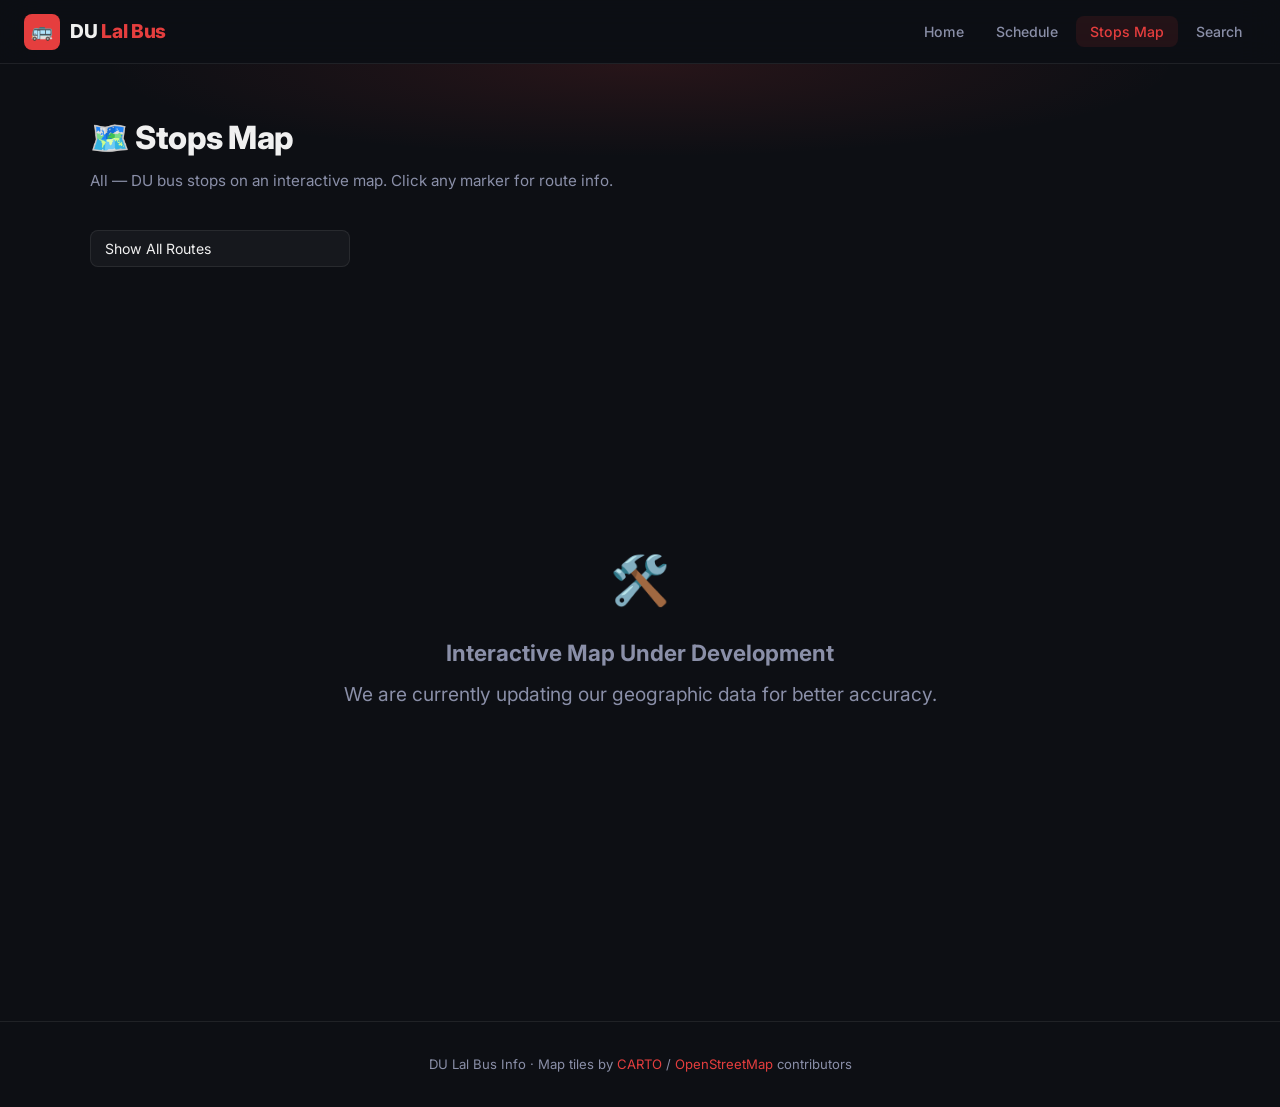
<file: stops.html>
<!DOCTYPE html>
<html lang="en">
<head>
  <meta charset="UTF-8" />
  <meta name="viewport" content="width=device-width, initial-scale=1.0" />
  <title>Stops Map — DU Lal Bus</title>
  <meta name="description" content="Interactive map of all Dhaka University bus stops. Filter by route to see a specific line's stops." />
  <link rel="stylesheet" href="css/style.css" />
  <link rel="icon" href="data:image/svg+xml,<svg xmlns='http://www.w3.org/2000/svg' viewBox='0 0 100 100'><text y='.9em' font-size='90'>🚌</text></svg>" />
  <style>
    /* Make map fill remaining height nicely */
    .map-container { padding: 0 20px 60px; }
    #map {
      height: calc(100vh - 230px);
      min-height: 440px;
    }
  </style>
</head>
<body>

<nav class="navbar">
  <a href="index.html" class="nav-brand">
    <div class="bus-icon">🚌</div>
    <div>DU <span>Lal Bus</span></div>
  </a>
  <ul class="nav-links">
    <li><a href="index.html">Home</a></li>
    <li><a href="schedule.html">Schedule</a></li>
    <li><a href="stops.html">Stops Map</a></li>
    <li><a href="search.html">Search</a></li>
  </ul>
  <button class="nav-mobile-btn" id="navMobileBtn">☰</button>
</nav>

<div class="page-wrap">
  <div class="page-header">
    <div class="container">
      <h1>🗺️ Stops Map</h1>
      <p>All <span id="stopCount">—</span> DU bus stops on an interactive map. Click any marker for route info.</p>
    </div>
  </div>

  <div class="container">
    <div class="filter-bar" style="padding-top:0">
      <select class="filter-select" id="routeFilter" style="max-width:260px">
        <option value="all">Show All Routes</option>
      </select>
    </div>
  </div>

  <div class="map-container">
    <div id="map" style="display:flex;align-items:center;justify-content:center;background:var(--card-bg);border-radius:12px;border:1px dashed var(--border-color);color:var(--text-muted);font-size:1.2rem;text-align:center;padding:40px">
      <div>
        <div style="font-size:3rem;margin-bottom:16px">🛠️</div>
        <h3>Interactive Map Under Development</h3>
        <p style="margin-top:8px">We are currently updating our geographic data for better accuracy.</p>
      </div>
    </div>
  </div>
</div>

<footer class="footer">
  <p>DU Lal Bus Info · Map tiles by <a href="https://carto.com/" target="_blank">CARTO</a> / <a href="https://www.openstreetmap.org/copyright" target="_blank">OpenStreetMap</a> contributors</p>
</footer>

<script src="data/routes.js"></script>
<script src="data/stops.js"></script>
<script src="js/app.js"></script>
<script src="js/stops.js"></script>
</body>
</html>
</file>
<file: css/style.css>
/* =========================================================
   DU Lal Bus — Global Stylesheet
   Design: Dark mode, Red accent, Glassmorphism
   ========================================================= */

@import url('https://fonts.googleapis.com/css2?family=Inter:wght@300;400;500;600;700;800&family=Noto+Sans+Bengali:wght@400;500;600&display=swap');

/* ---- CSS Variables ---- */
:root {
  --red: #e53e3e;
  --red-deep: #c53030;
  --red-glow: rgba(229, 62, 62, 0.25);
  --red-subtle: rgba(229, 62, 62, 0.1);

  --bg: #0d0f14;
  --bg-card: rgba(255,255,255,0.04);
  --bg-card-hover: rgba(255,255,255,0.07);
  --border: rgba(255,255,255,0.08);
  --border-accent: rgba(229,62,62,0.35);

  --text: #f0f0f0;
  --text-muted: #8a8fa8;
  --text-dim: #4a4f6a;

  --nav-h: 64px;
  --radius: 14px;
  --radius-sm: 8px;
  --shadow: 0 4px 24px rgba(0,0,0,0.4);
  --shadow-red: 0 4px 24px rgba(229,62,62,0.2);

  --transition: 0.2s ease;
}

/* ---- Reset ---- */
*, *::before, *::after { box-sizing: border-box; margin: 0; padding: 0; }
html { scroll-behavior: smooth; }
body {
  font-family: 'Inter', sans-serif;
  background: var(--bg);
  color: var(--text);
  min-height: 100vh;
  line-height: 1.6;
  -webkit-font-smoothing: antialiased;
}
a { color: inherit; text-decoration: none; }
img { max-width: 100%; display: block; }
button { cursor: pointer; border: none; background: none; font-family: inherit; }

/* ---- Scrollbar ---- */
::-webkit-scrollbar { width: 5px; }
::-webkit-scrollbar-track { background: var(--bg); }
::-webkit-scrollbar-thumb { background: var(--red); border-radius: 99px; }

/* ================================================
   NAVBAR
   ================================================ */
.navbar {
  position: fixed; top: 0; left: 0; right: 0; z-index: 100;
  height: var(--nav-h);
  display: flex; align-items: center; justify-content: space-between;
  padding: 0 24px;
  background: rgba(13,15,20,0.85);
  backdrop-filter: blur(20px);
  border-bottom: 1px solid var(--border);
}
.nav-brand {
  display: flex; align-items: center; gap: 10px;
  font-size: 1.2rem; font-weight: 800; letter-spacing: -0.3px;
}
.nav-brand .bus-icon {
  width: 36px; height: 36px;
  background: var(--red);
  border-radius: 8px;
  display: flex; align-items: center; justify-content: center;
  font-size: 1.1rem;
}
.nav-brand span { color: var(--red); }
.nav-links {
  display: flex; align-items: center; gap: 4px;
  list-style: none;
}
.nav-links a {
  padding: 7px 14px;
  border-radius: var(--radius-sm);
  font-size: 0.88rem; font-weight: 500;
  color: var(--text-muted);
  transition: color var(--transition), background var(--transition);
}
.nav-links a:hover { color: var(--text); background: var(--bg-card); }
.nav-links a.active { color: var(--red); background: var(--red-subtle); }
.nav-mobile-btn {
  display: none;
  font-size: 1.4rem; color: var(--text);
  padding: 4px 8px;
  border-radius: var(--radius-sm);
}
.nav-mobile-btn:hover { background: var(--bg-card); }

/* ================================================
   LAYOUT
   ================================================ */
.page-wrap {
  padding-top: var(--nav-h);
  min-height: 100vh;
}
.container {
  max-width: 1140px;
  margin: 0 auto;
  padding: 0 20px;
}
.section { padding: 60px 0; }
.section-sm { padding: 32px 0; }

/* ================================================
   HERO (index only)
   ================================================ */
.hero {
  position: relative;
  padding: 100px 20px 80px;
  text-align: center;
  overflow: hidden;
}
.hero::before {
  content: '';
  position: absolute; inset: 0;
  background: radial-gradient(ellipse 70% 60% at 50% 0%, rgba(229,62,62,0.18) 0%, transparent 70%);
  pointer-events: none;
}
.hero-badge {
  display: inline-flex; align-items: center; gap: 6px;
  background: var(--red-subtle);
  border: 1px solid var(--border-accent);
  border-radius: 99px;
  padding: 5px 14px;
  font-size: 0.82rem; font-weight: 600; color: var(--red);
  margin-bottom: 24px;
  animation: fadeDown 0.5s ease both;
}
.hero h1 {
  font-size: clamp(2.2rem, 5vw, 3.6rem);
  font-weight: 800; letter-spacing: -1.5px;
  line-height: 1.15;
  margin-bottom: 20px;
  animation: fadeDown 0.6s 0.1s ease both;
}
.hero h1 span { color: var(--red); }
.hero p {
  font-size: 1.1rem; color: var(--text-muted);
  max-width: 520px; margin: 0 auto 36px;
  animation: fadeDown 0.6s 0.2s ease both;
}
.hero-cta {
  display: flex; gap: 12px; justify-content: center; flex-wrap: wrap;
  animation: fadeDown 0.6s 0.3s ease both;
}
.hero-stats {
  display: flex; gap: 40px; justify-content: center;
  margin-top: 56px;
  flex-wrap: wrap;
  animation: fadeDown 0.6s 0.4s ease both;
}
.stat-item { text-align: center; }
.stat-num { font-size: 2rem; font-weight: 800; color: var(--red); }
.stat-label { font-size: 0.82rem; color: var(--text-muted); margin-top: 2px; }

/* ================================================
   BUTTONS
   ================================================ */
.btn {
  display: inline-flex; align-items: center; gap: 8px;
  padding: 11px 22px;
  border-radius: var(--radius-sm);
  font-size: 0.9rem; font-weight: 600;
  transition: all var(--transition);
}
.btn-primary {
  background: var(--red);
  color: #fff;
  box-shadow: var(--shadow-red);
}
.btn-primary:hover {
  background: var(--red-deep);
  transform: translateY(-1px);
  box-shadow: 0 6px 28px rgba(229,62,62,0.4);
}
.btn-ghost {
  background: var(--bg-card);
  border: 1px solid var(--border);
  color: var(--text);
}
.btn-ghost:hover {
  background: var(--bg-card-hover);
  border-color: rgba(255,255,255,0.18);
  transform: translateY(-1px);
}

/* ================================================
   CARDS
   ================================================ */
.card {
  background: var(--bg-card);
  border: 1px solid var(--border);
  border-radius: var(--radius);
  padding: 24px;
  transition: all var(--transition);
}
.card:hover {
  background: var(--bg-card-hover);
  border-color: rgba(255,255,255,0.14);
  transform: translateY(-2px);
  box-shadow: var(--shadow);
}
.card-accent { border-color: var(--border-accent); }
.card-title {
  font-size: 1.05rem; font-weight: 700;
  margin-bottom: 4px;
}
.card-sub {
  font-size: 0.85rem; color: var(--text-muted);
}

/* Route Cards Grid */
.routes-grid {
  display: grid;
  grid-template-columns: repeat(auto-fill, minmax(280px, 1fr));
  gap: 16px;
}
.route-card { cursor: pointer; position: relative; overflow: hidden; }
.route-card::after {
  content: '';
  position: absolute; left: 0; top: 0; bottom: 0;
  width: 3px;
  background: var(--red);
  border-radius: 99px 0 0 99px;
  opacity: 0;
  transition: opacity var(--transition);
}
.route-card:hover::after { opacity: 1; }
.route-card-header {
  display: flex; align-items: flex-start; justify-content: space-between;
  margin-bottom: 12px;
}
.route-names .en { font-size: 1.05rem; font-weight: 700; }
.route-names .bn { font-size: 0.9rem; color: var(--text-muted); font-family: 'Noto Sans Bengali', sans-serif; }
.route-badge {
  background: var(--red-subtle);
  border: 1px solid var(--border-accent);
  color: var(--red);
  font-size: 0.72rem; font-weight: 600;
  padding: 3px 8px;
  border-radius: 99px;
  white-space: nowrap;
}
.route-stops-preview {
  font-size: 0.82rem; color: var(--text-muted);
  display: -webkit-box;
  -webkit-line-clamp: 2;
  line-clamp: 2;
  -webkit-box-orient: vertical;
  overflow: hidden;
  margin-bottom: 14px;
}
.route-card-footer {
  display: flex; align-items: center; justify-content: space-between;
}
.route-trip-count { font-size: 0.8rem; color: var(--text-muted); }
.route-trip-count strong { color: var(--text); }
.btn-sm {
  padding: 6px 12px;
  font-size: 0.78rem; font-weight: 600;
  border-radius: var(--radius-sm);
}

/* ================================================
   PAGE HEADER (inner pages)
   ================================================ */
.page-header {
  padding: 48px 20px 36px;
  position: relative;
  overflow: hidden;
}
.page-header::before {
  content: '';
  position: absolute; inset: 0;
  background: radial-gradient(ellipse 60% 80% at 50% 0%, rgba(229,62,62,0.12) 0%, transparent 70%);
  pointer-events: none;
}
.page-header h1 { font-size: 2rem; font-weight: 800; letter-spacing: -0.5px; }
.page-header p { color: var(--text-muted); font-size: 0.95rem; margin-top: 6px; }

/* ================================================
   FILTER BAR
   ================================================ */
.filter-bar {
  display: flex; gap: 10px; flex-wrap: wrap;
  padding: 16px 0 24px;
  align-items: center;
}
.filter-select, .filter-input {
  flex: 1; min-width: 160px; max-width: 260px;
  background: var(--bg-card);
  border: 1px solid var(--border);
  border-radius: var(--radius-sm);
  padding: 9px 14px;
  color: var(--text);
  font-size: 0.88rem; font-family: inherit;
  outline: none;
  transition: border-color var(--transition);
  appearance: none;
}
.filter-select:focus, .filter-input:focus { border-color: var(--border-accent); }
.filter-input { max-width: 340px; }
.filter-input::placeholder { color: var(--text-dim); }

/* ================================================
   SCHEDULE TABLE
   ================================================ */
.table-wrap { overflow-x: auto; border-radius: var(--radius); border: 1px solid var(--border); }
table {
  width: 100%; border-collapse: collapse;
  font-size: 0.88rem;
}
thead { background: rgba(229,62,62,0.1); }
th {
  padding: 13px 18px;
  text-align: left; font-weight: 600; font-size: 0.82rem;
  text-transform: uppercase; letter-spacing: 0.5px;
  color: var(--text-muted);
  border-bottom: 1px solid var(--border);
}
td { padding: 12px 18px; border-bottom: 1px solid rgba(255,255,255,0.04); }
tr:last-child td { border-bottom: none; }
tr:hover td { background: var(--bg-card); }

.badge-up { color: #48bb78; background: rgba(72,187,120,0.12); }
.badge-down { color: #63b3ed; background: rgba(99,179,237,0.12); }
.badge-dir {
  display: inline-block;
  padding: 2px 8px; border-radius: 99px;
  font-size: 0.72rem; font-weight: 600;
}
.bus-no {
  font-family: monospace; font-size: 0.92rem;
  color: var(--red); font-weight: 600;
}
.no-data {
  text-align: center; padding: 48px 20px;
  color: var(--text-muted); font-size: 0.95rem;
}

/* ================================================
   MAP PAGE
   ================================================ */
#map {
  height: calc(100vh - var(--nav-h) - 200px);
  min-height: 450px;
  border-radius: var(--radius);
  border: 1px solid var(--border);
  overflow: hidden;
}
.map-info-bar {
  display: flex; align-items: center; gap: 16px;
  padding: 12px 0;
  font-size: 0.85rem; color: var(--text-muted);
  flex-wrap: wrap;
}
.map-dot {
  width: 10px; height: 10px; border-radius: 50%;
  background: var(--red); display: inline-block;
  box-shadow: 0 0 0 3px var(--red-glow);
}

/* Leaflet Popup override for Light Mode */
.leaflet-popup-content-wrapper {
  background: #fff !important;
  border: 1px solid #ddd !important;
  border-radius: 10px !important;
  color: #333 !important;
  box-shadow: 0 4px 20px rgba(0,0,0,0.15) !important;
}
.leaflet-popup-tip { background: #fff !important; }
.popup-name { font-weight: 700; font-size: 0.95rem; margin-bottom: 6px; color: #1a1a1a; }
.popup-routes { font-size: 0.78rem; color: #666; }

/* Tooltip styles */
.stop-tooltip {
  background: rgba(255,255,255,0.95) !important;
  border: 1px solid #bbb !important;
  color: #111 !important;
  font-weight: 700 !important;
  font-size: 11px !important;
  box-shadow: 0 1px 5px rgba(0,0,0,0.12) !important;
  border-radius: 3px !important;
  padding: 1px 5px !important;
  white-space: nowrap;
  pointer-events: none;
}

/* Hide tooltips when zoomed out to prevent clutter */
.leaflet-container .stop-tooltip { display: none; }
.leaflet-zoom-13 .stop-tooltip,
.leaflet-zoom-14 .stop-tooltip,
.leaflet-zoom-15 .stop-tooltip,
.leaflet-zoom-16 .stop-tooltip,
.leaflet-zoom-17 .stop-tooltip,
.leaflet-zoom-18 .stop-tooltip,
.leaflet-zoom-19 .stop-tooltip {
  display: block !important;
}

/* Force show tooltips for active route stops */
.active-tooltip {
  display: block !important;
  border: 1.5px solid var(--red) !important;
  background: #fff !important;
  color: var(--red) !important;
  font-weight: 800 !important;
  z-index: 1000 !important;
}

/* Rich Search Results */
.route-icon-circle {
  width: 42px; height: 42px;
  background: var(--red-subtle);
  border: 1px solid var(--border-accent);
  border-radius: 50%;
  display: flex; align-items: center; justify-content: center;
  font-size: 1.2rem; color: var(--red);
  flex-shrink: 0;
}
.result-card-header div div:first-child { flex: 1; }
.trip-chip { transition: transform 0.2s ease; cursor: default; }
.trip-chip:hover { transform: scale(1.05); }
.popup-route-tag {
  display: inline-block;
  background: var(--red-subtle);
  border: 1px solid var(--border-accent);
  color: var(--red);
  border-radius: 99px;
  padding: 2px 8px;
  font-size: 0.72rem; font-weight: 600;
  margin: 2px 2px 0 0;
}

/* ================================================
   SEARCH PAGE
   ================================================ */
.search-hero {
  padding: 56px 20px 40px;
  text-align: center;
}
.search-hero h1 { font-size: 2rem; font-weight: 800; letter-spacing: -0.5px; margin-bottom: 6px; }
.search-hero p { color: var(--text-muted); margin-bottom: 28px; }
.search-box-wrap {
  max-width: 520px; margin: 0 auto; position: relative;
}
.search-icon {
  position: absolute; left: 16px; top: 50%; transform: translateY(-50%);
  font-size: 1.1rem; color: var(--text-dim); pointer-events: none;
}
.search-input {
  width: 100%;
  background: var(--bg-card);
  border: 1.5px solid var(--border);
  border-radius: 12px;
  padding: 14px 16px 14px 44px;
  color: var(--text); font-size: 1rem; font-family: inherit;
  outline: none;
  transition: border-color var(--transition), box-shadow var(--transition);
}
.search-input:focus {
  border-color: var(--border-accent);
  box-shadow: 0 0 0 3px var(--red-glow);
}
.search-input::placeholder { color: var(--text-dim); }
.search-results { padding: 0 20px 60px; }
.search-results-inner { max-width: 780px; margin: 0 auto; }
.results-label {
  font-size: 0.82rem; color: var(--text-muted);
  margin-bottom: 14px; font-weight: 500;
}
.result-card {
  background: var(--bg-card);
  border: 1px solid var(--border);
  border-radius: var(--radius);
  padding: 18px 22px;
  margin-bottom: 12px;
  transition: all var(--transition);
}
.result-card:hover {
  border-color: var(--border-accent);
  background: var(--bg-card-hover);
  transform: translateX(3px);
}
.result-card-header {
  display: flex; align-items: center; justify-content: space-between;
  margin-bottom: 10px;
}
.result-route-name { font-weight: 700; font-size: 1rem; }
.result-route-bn {
  font-size: 0.85rem; color: var(--text-muted);
  font-family: 'Noto Sans Bengali', sans-serif;
}
.result-matching-stop {
  font-size: 0.82rem;
  background: var(--red-subtle);
  border: 1px solid var(--border-accent);
  color: var(--red);
  display: inline-block;
  padding: 3px 10px; border-radius: 99px;
  margin-bottom: 10px;
}
.result-next-trips { font-size: 0.82rem; color: var(--text-muted); }
.result-next-trips strong { color: var(--text); font-size: 0.88rem; }
.result-trips-row { display: flex; gap: 8px; flex-wrap: wrap; margin-top: 6px; }
.trip-chip {
  background: rgba(255,255,255,0.05);
  border: 1px solid var(--border);
  border-radius: var(--radius-sm);
  padding: 3px 10px;
  font-size: 0.78rem; font-weight: 500;
}
.trip-chip.up { border-color: rgba(72,187,120,0.25); color: #68d391; }
.trip-chip.down { border-color: rgba(99,179,237,0.25); color: #90cdf4; }
.search-empty {
  text-align: center; padding: 60px 20px;
  color: var(--text-muted);
}
.search-empty .big { font-size: 2.5rem; margin-bottom: 12px; }
.search-empty h3 { font-size: 1rem; font-weight: 600; margin-bottom: 6px; }
.search-empty p { font-size: 0.88rem; }

/* ================================================
   FOOTER
   ================================================ */
.footer {
  border-top: 1px solid var(--border);
  padding: 32px 20px;
  text-align: center;
  color: var(--text-muted);
  font-size: 0.82rem;
}
.footer a { color: var(--red); }
.footer a:hover { text-decoration: underline; }

/* ================================================
   SECTION TITLE
   ================================================ */
.section-title {
  font-size: 1.5rem; font-weight: 800; letter-spacing: -0.3px;
  margin-bottom: 6px;
}
.section-sub { color: var(--text-muted); font-size: 0.9rem; margin-bottom: 28px; }

/* ================================================
   ANIMATIONS
   ================================================ */
@keyframes fadeDown {
  from { opacity: 0; transform: translateY(-14px); }
  to { opacity: 1; transform: translateY(0); }
}
@keyframes fadeUp {
  from { opacity: 0; transform: translateY(14px); }
  to { opacity: 1; transform: translateY(0); }
}
.fade-up { animation: fadeUp 0.5s ease both; }

/* ================================================
   RESPONSIVE
   ================================================ */
@media (max-width: 768px) {
  .nav-links { display: none; }
  .nav-mobile-btn { display: flex; }
  .nav-links.open {
    display: flex; flex-direction: column;
    position: fixed; top: var(--nav-h); left: 0; right: 0;
    background: rgba(13,15,20,0.97);
    backdrop-filter: blur(20px);
    padding: 16px;
    border-bottom: 1px solid var(--border);
    gap: 2px;
  }
  .nav-links.open a { padding: 10px 14px; display: block; }
  .hero h1 { font-size: 2rem; }
  .hero-stats { gap: 24px; }
  .routes-grid { grid-template-columns: 1fr; }
  .filter-bar { flex-direction: column; align-items: stretch; }
  .filter-select, .filter-input { max-width: 100%; }
  #map { height: 55vh; }
  .page-header h1 { font-size: 1.5rem; }
}
</file>
